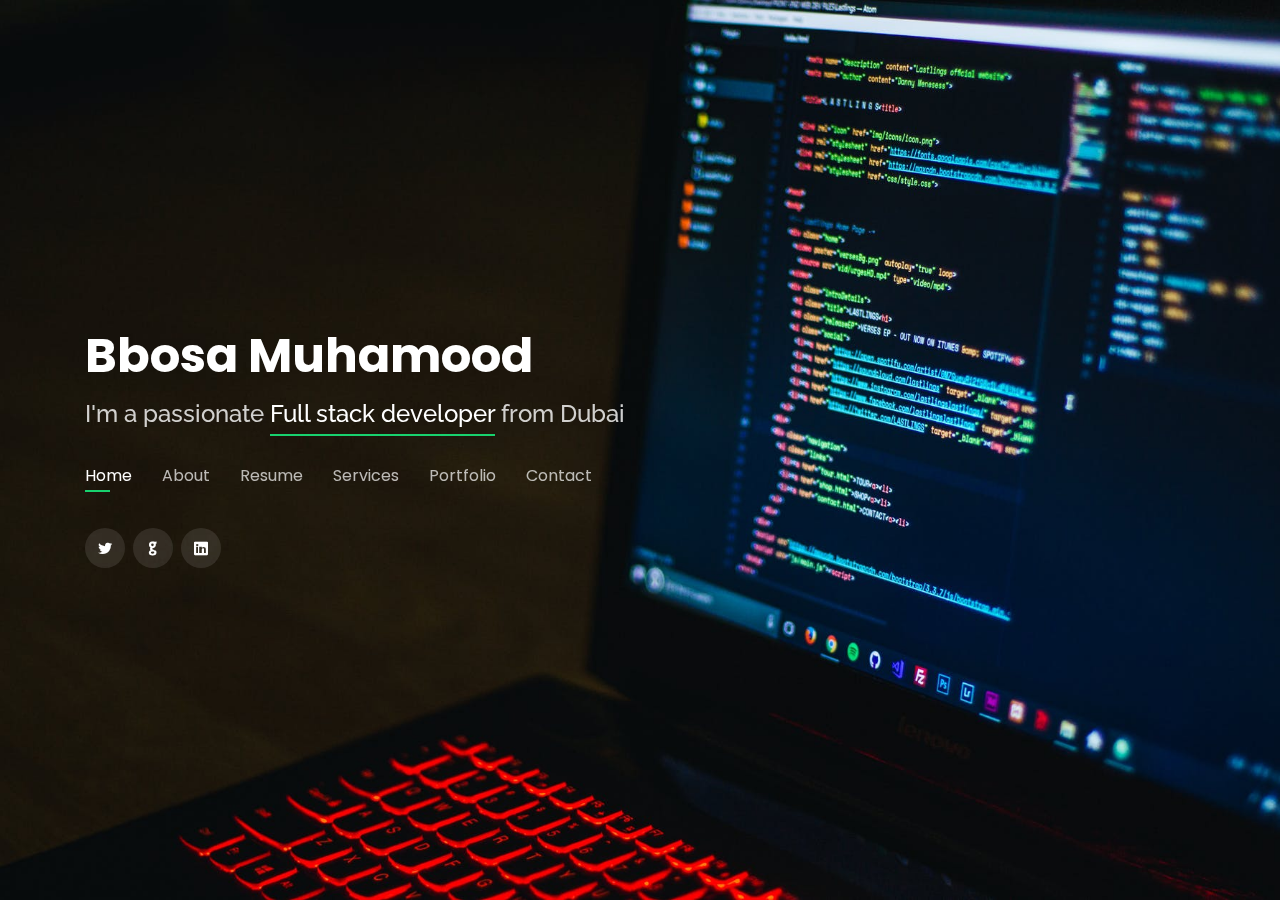
<file: index.html>
<!DOCTYPE html>
<html lang="en">

<head>
  <meta charset="utf-8">
  <meta content="width=device-width, initial-scale=1.0" name="viewport">

  <title>Personal Portfolio</title>
  <meta content="" name="description">
  <meta content="" name="keywords">

  <!-- Favicons -->
  <link href="assets/img/favicon.png" rel="icon">
  <link href="assets/img/apple-touch-icon.png" rel="apple-touch-icon">

  <!-- Google Fonts -->
  <link href="https://fonts.googleapis.com/css?family=Open+Sans:300,300i,400,400i,600,600i,700,700i|Raleway:300,300i,400,400i,500,500i,600,600i,700,700i|Poppins:300,300i,400,400i,500,500i,600,600i,700,700i" rel="stylesheet">

  <!-- Vendor CSS Files -->
  <link href="assets/vendor/bootstrap/css/bootstrap.min.css" rel="stylesheet">
  <link href="assets/vendor/icofont/icofont.min.css" rel="stylesheet">
  <link href="assets/vendor/remixicon/remixicon.css" rel="stylesheet">
  <link href="assets/vendor/owl.carousel/assets/owl.carousel.min.css" rel="stylesheet">
  <link href="assets/vendor/boxicons/css/boxicons.min.css" rel="stylesheet">
  <link href="assets/vendor/venobox/venobox.css" rel="stylesheet">

  <!-- Main CSS File -->
  <link href="assets/css/style.css" rel="stylesheet">

</head>

<body>

  <!-- ======= Header ======= -->
  <header id="header" class="header-tops">
    <div class="container">

      <h1><a href="index.html">Bbosa Muhamood</a></h1>
      <!-- Uncomment below if you prefer to use an image logo -->
      <!-- <a href="index.html" class="mr-auto"><img src="assets/img/logo.png" alt="" class="img-fluid"></a> -->
      <h2>I'm a passionate <span>Full stack developer</span> from Dubai</h2>

      <nav class="nav-menu d-none d-lg-block">
        <ul>
          <li class="active"><a href="#header">Home</a></li>
          <li><a href="#about">About</a></li>
          <li><a href="#resume">Resume</a></li>
          <li><a href="#services">Services</a></li>
          <li><a href="#portfolio">Portfolio</a></li>
          <li><a href="#contact">Contact</a></li>
        </ul>
      </nav><!-- .nav-menu -->

      <div class="social-links">
        <a href="https://twitter.com/croixtechfirm" class="twitter"><i class="icofont-twitter"></i></a>
        <a href="https://github.com/bmuhamood" class="instagram"><i class="icofont-github"></i></a>
        <a href="https://www.linkedin.com/in/bbosa-muhamood-06845576/" class="linkedin"><i class="icofont-linkedin"></i></a>
      </div>

    </div>
  </header><!-- End Header -->

  <!-- ======= About Section ======= -->
  <section id="about" class="about">

    <!-- ======= About Me ======= -->
    <div class="about-me container">

      <div class="section-title">
        <h2>About</h2>
        <p>Learn more about me</p>
      </div>

      <div class="row">
        <div class="col-lg-4" data-aos="fade-right">
          <img src="assets/img/me.jpg" class="img-fluid" alt="">
        </div>
        <div class="col-lg-8 pt-4 pt-lg-0 content" data-aos="fade-left">
          <h3>Full stack developer</h3>
          <p class="font-italic">
            Full Stack Software Engineer &amp; Mentor
          </p>
          <div class="row">
            <div class="col-lg-6">
              <ul>
                <li><i class="icofont-rounded-right"></i> <strong>Birthday:</strong> 05 May 1988</li>
                <li><i class="icofont-rounded-right"></i> <strong>Website:</strong> www.bbosamuhamood.com</li>
                <li><i class="icofont-rounded-right"></i> <strong>Phone:</strong> +971 543 7901 84</li>
                <li><i class="icofont-rounded-right"></i> <strong>City:</strong> City : Dubai, UAE</li>
              </ul>
            </div>
            <div class="col-lg-6">
              <ul>
                <li><i class="icofont-rounded-right"></i> <strong>Age:</strong> 32</li>
                <li><i class="icofont-rounded-right"></i> <strong>Degree:</strong> Bachelors</li>
                <li><i class="icofont-rounded-right"></i> <strong>PhEmailone:</strong> bbosa2009@gmail.com</li>
                <li><i class="icofont-rounded-right"></i> <strong>Work:</strong> Available</li>
                <li><i class="icofont-rounded-right"></i> <strong>Freelance:</strong> Available</li>
              </ul>
            </div>
          </div>
          <p>
            Inspired Software Developer with 2+ years of broad experience in, Back-end and Front-End Development areas with willingness to learn and master UI/UX & Design with NoSQL, Machine Learning and Natural Language Processing.
          </p>
        </div>
      </div>

    </div><!-- End About Me -->

    <!-- ======= Counts ======= -->
    <div class="counts container">

      <div class="row">

        <div class="col-lg-3 col-md-6">
          <div class="count-box">
            <i class="icofont-simple-smile"></i>
            <span data-toggle="counter-up">50</span>
            <p>Happy Clients</p>
          </div>
        </div>

        <div class="col-lg-3 col-md-6 mt-5 mt-md-0">
          <div class="count-box">
            <i class="icofont-document-folder"></i>
            <span data-toggle="counter-up">50</span>
            <p>Projects</p>
          </div>
        </div>

        <div class="col-lg-3 col-md-6 mt-5 mt-lg-0">
          <div class="count-box">
            <i class="icofont-live-support"></i>
            <span data-toggle="counter-up">1,500</span>
            <p>Hours Of Learning to Code</p>
          </div>
        </div>

        <div class="col-lg-3 col-md-6 mt-5 mt-lg-0">
          <div class="count-box">
            <i class="icofont-users-alt-5"></i>
            <span data-toggle="counter-up">15</span>
            <p>Hard Workers</p>
          </div>
        </div>

      </div>

    </div>
    <!-- End Counts -->

    <!-- ======= Skills  ======= -->
    <div class="skills container">

      <div class="section-title">
        <h2>Skills</h2>
      </div>

      <div class="row skills-content">

        <div class="col-lg-6">

          <div class="progress">
            <span class="skill">HTML <i class="val">100%</i></span>
            <div class="progress-bar-wrap">
              <div class="progress-bar" role="progressbar" aria-valuenow="100" aria-valuemin="0" aria-valuemax="100"></div>
            </div>
          </div>

          <div class="progress">
            <span class="skill">CSS <i class="val">90%</i></span>
            <div class="progress-bar-wrap">
              <div class="progress-bar" role="progressbar" aria-valuenow="90" aria-valuemin="0" aria-valuemax="100"></div>
            </div>
          </div>

          <div class="progress">
            <span class="skill">JavaScript, jQuery <i class="val">75%</i></span>
            <div class="progress-bar-wrap">
              <div class="progress-bar" role="progressbar" aria-valuenow="75" aria-valuemin="0" aria-valuemax="100"></div>
            </div>
          </div>

          <div class="progress">
            <span class="skill">Git, GitHub, Mobile/Responsive Development, RSpec, TDD,
              Chrome Dev Tools <i class="val">90%</i></span>
            <div class="progress-bar-wrap">
              <div class="progress-bar" role="progressbar" aria-valuenow="75" aria-valuemin="0" aria-valuemax="100"></div>
            </div>
          </div>

          <div class="progress">
            <span class="skill">Database: PostgreSQL, SQL, PL/SQL, MongoDB <i class="val">70%</i></span>
            <div class="progress-bar-wrap">
              <div class="progress-bar" role="progressbar" aria-valuenow="55" aria-valuemin="0" aria-valuemax="100"></div>
            </div>
          </div>


        </div>

        <div class="col-lg-6">

          <div class="progress">
            <span class="skill">Ruby On Rails <i class="val">80%</i></span>
            <div class="progress-bar-wrap">
              <div class="progress-bar" role="progressbar" aria-valuenow="80" aria-valuemin="0" aria-valuemax="100"></div>
            </div>
          </div>

          <div class="progress">
            <span class="skill">React and Redux<i class="val">70%</i></span>
            <div class="progress-bar-wrap">
              <div class="progress-bar" role="progressbar" aria-valuenow="90" aria-valuemin="0" aria-valuemax="100"></div>
            </div>
          </div>

          <div class="progress">
            <span class="skill">Java as Junior, C#, C/C++ <i class="val">50%</i></span>
            <div class="progress-bar-wrap">
              <div class="progress-bar" role="progressbar" aria-valuenow="55" aria-valuemin="0" aria-valuemax="100"></div>
            </div>
          </div>

          <div class="progress">
            <span class="skill">Python, Django <i class="val">55%</i></span>
            <div class="progress-bar-wrap">
              <div class="progress-bar" role="progressbar" aria-valuenow="55" aria-valuemin="0" aria-valuemax="100"></div>
            </div>
          </div>

          <div class="progress">
            <span class="skill">Professional: Remote Pair-Programming, Teamwork, Mentoring <i class="val">90%</i></span>
            <div class="progress-bar-wrap">
              <div class="progress-bar" role="progressbar" aria-valuenow="55" aria-valuemin="0" aria-valuemax="100"></div>
            </div>
          </div>

        </div>
      </div>

    </div>
    <!-- End Skills -->

    <!-- ======= Interests ======= -->
    <div class="interests container">

      <div class="section-title">
        <h2>Interests</h2>
      </div>

      <div class="row">
        <div class="col-lg-3 col-md-4">
          <div class="icon-box">
            <i class="ri-amazon-fill" style="color: #ffbb2c;"></i>
            <h3>AWS</h3>
          </div>
        </div>
        <div class="col-lg-3 col-md-4 mt-4 mt-md-0">
          <div class="icon-box">
            <i class="ri-cloud-line" style="color: #5578ff;"></i>
            <h3>Heroku</h3>
          </div>
        </div>
        <div class="col-lg-3 col-md-4 mt-4 mt-md-0">
          <div class="icon-box">
            <i class="ri-calendar-todo-line" style="color: #e80368;"></i>
            <h3>VS Code</h3>
          </div>
        </div>
        <div class="col-lg-3 col-md-4 mt-4 mt-lg-0">
          <div class="icon-box">
            <i class="ri-chrome-line" style="color: #e361ff;"></i>
            <h3>Chrome Dev</h3>
          </div>
        </div>
        <div class="col-lg-3 col-md-4 mt-4">
          <div class="icon-box">
            <i class="ri-database-2-line" style="color: #47aeff;"></i>
            <h3>Firebase</h3>
          </div>
        </div>
        <div class="col-lg-3 col-md-4 mt-4">
          <div class="icon-box">
            <i class="ri-gradienter-line" style="color: #ffa76e;"></i>
            <h3>Jira</h3>
          </div>
        </div>
        <div class="col-lg-3 col-md-4 mt-4">
          <div class="icon-box">
            <i class="ri-github-line" style="color: #11dbcf;"></i>
            <h3>GitHub</h3>
          </div>
        </div>
        <div class="col-lg-3 col-md-4 mt-4">
          <div class="icon-box">
            <i class="ri-stack-overflow-line" style="color: #4233ff;"></i>
            <h3>Stack Overflow</h3>
          </div>
        </div>
        <div class="col-lg-3 col-md-4 mt-4">
          <div class="icon-box">
            <i class="ri-git-branch-fill" style="color: #b2904f;"></i>
            <h3>GIT</h3>
          </div>
        </div>
        <div class="col-lg-3 col-md-4 mt-4">
          <div class="icon-box">
            <i class="ri-disc-line" style="color: #b20969;"></i>
            <h3>SDM</h3>
          </div>
        </div>
        <div class="col-lg-3 col-md-4 mt-4">
          <div class="icon-box">
            <i class="ri-base-station-line" style="color: #ff5828;"></i>
            <h3>IntelliJ IDEA</h3>
          </div>
        </div>
        <div class="col-lg-3 col-md-4 mt-4">
          <div class="icon-box">
            <i class="ri-ubuntu-line" style="color: #29cc61;"></i>
            <h3>Linux</h3>
          </div>
        </div>
      </div>

    </div><!-- End Interests -->

    <!-- ======= Testimonials ======= -->
    <!-- <div class="testimonials container">

      <div class="section-title">
        <h2>Testimonials</h2>
      </div>

      <div class="owl-carousel testimonials-carousel">

        <div class="testimonial-item">
          <p>
            <i class="bx bxs-quote-alt-left quote-icon-left"></i>
            Proin iaculis purus consequat sem cure digni ssim donec porttitora entum suscipit rhoncus. Accusantium quam, ultricies eget id, aliquam eget nibh et. Maecen aliquam, risus at semper.
            <i class="bx bxs-quote-alt-right quote-icon-right"></i>
          </p>
          <img src="assets/img/testimonials/testimonials-1.jpg" class="testimonial-img" alt="">
          <h3>Saul Goodman</h3>
          <h4>Ceo &amp; Founder</h4>
        </div>

        <div class="testimonial-item">
          <p>
            <i class="bx bxs-quote-alt-left quote-icon-left"></i>
            Export tempor illum tamen malis malis eram quae irure esse labore quem cillum quid cillum eram malis quorum velit fore eram velit sunt aliqua noster fugiat irure amet legam anim culpa.
            <i class="bx bxs-quote-alt-right quote-icon-right"></i>
          </p>
          <img src="assets/img/testimonials/testimonials-2.jpg" class="testimonial-img" alt="">
          <h3>Sara Wilsson</h3>
          <h4>Designer</h4>
        </div>

        <div class="testimonial-item">
          <p>
            <i class="bx bxs-quote-alt-left quote-icon-left"></i>
            Enim nisi quem export duis labore cillum quae magna enim sint quorum nulla quem veniam duis minim tempor labore quem eram duis noster aute amet eram fore quis sint minim.
            <i class="bx bxs-quote-alt-right quote-icon-right"></i>
          </p>
          <img src="assets/img/testimonials/testimonials-3.jpg" class="testimonial-img" alt="">
          <h3>Jena Karlis</h3>
          <h4>Store Owner</h4>
        </div>

        <div class="testimonial-item">
          <p>
            <i class="bx bxs-quote-alt-left quote-icon-left"></i>
            Fugiat enim eram quae cillum dolore dolor amet nulla culpa multos export minim fugiat minim velit minim dolor enim duis veniam ipsum anim magna sunt elit fore quem dolore labore illum veniam.
            <i class="bx bxs-quote-alt-right quote-icon-right"></i>
          </p>
          <img src="assets/img/testimonials/testimonials-4.jpg" class="testimonial-img" alt="">
          <h3>Matt Brandon</h3>
          <h4>Freelancer</h4>
        </div>

        <div class="testimonial-item">
          <p>
            <i class="bx bxs-quote-alt-left quote-icon-left"></i>
            Quis quorum aliqua sint quem legam fore sunt eram irure aliqua veniam tempor noster veniam enim culpa labore duis sunt culpa nulla illum cillum fugiat legam esse veniam culpa fore nisi cillum quid.
            <i class="bx bxs-quote-alt-right quote-icon-right"></i>
          </p>
          <img src="assets/img/testimonials/testimonials-5.jpg" class="testimonial-img" alt="">
          <h3>John Larson</h3>
          <h4>Entrepreneur</h4>
        </div>

      </div>

    </div> -->
    <!-- End Testimonials  -->

  </section>
  <!-- End About Section -->

  <!-- ======= Resume Section ======= -->
  <section id="resume" class="resume">
    <div class="container">

      <div class="section-title">
        <h2>Resume</h2>
        <p>Check My Resume</p>
      </div>

      <div class="row">
        <div class="col-lg-6">
          <h3 class="resume-title">Sumary</h3>
          <div class="resume-item pb-0">
            <h4>Bbosa Muhamood</h4>
            <p><em>Inspired Software Developer with 2+ years of broad experience in,
              Back-end and Front-End Development areas with willingness to learn and master UI/UX
              &amp; Design with NoSQL, Machine Learning and Natural Language Processing.</em></p>
            <p>
            <ul>
              <li>Al Nahda Street, Dubai, United Arab Emirates</li>
              <li>+971 543-790184</li>
              <li>bbosa2009@gmail.com</li>
            </ul>
            </p>
          </div>

          <h3 class="resume-title">Education</h3>
          <div class="resume-item">
            <h4>Bachelor Degree in Computer Science & IT </h4>
            <h5>2009 - 2014</h5>
            <p><em>Kampala University, UGANDA</em></p>
            <p>Completed 3years Bachelor’s Degree in Computer Science and Information Technology at Kampala
              Uganda</p>
          </div>
          <div class="resume-item">
            <h4>Full Stack Web Development Program</h4>
            <h5>2020 - 2021</h5>
            <p><em>Microverse Remote School</em></p>
            <p>Remote software development Program</p>
            <p>Spent 1300+ hours mastering algorithms, data structures, and full-stack development while simultaneously developing projects with HTML, CSS, Bootstrap, Ruby, Rails, JavaScript, React, and Redux.</p>
            <p>Developed skills in remote pair-programming using GitHub, industry-standard Gitlow, and daily standups to communicate and collaborate with international remote developers.</p>
          </div>
        </div>
        <div class="col-lg-6">
          <h3 class="resume-title">Professional Experience</h3>
          <div class="resume-item">
            <h4>Junior Software Developer</h4>
            <h5>2020 - present</h5>
            <p><em>Emirates Telecom Company - Etisalat, Dubai, UAE</em></p>
            <p>
            <ul>
              <li>Developing, design and implementation of the new API endpoints as a part of
              high-volume external web app, that provided critical connectivity channel for
              distributed functionality and increase system cohesion keeping manageable code
              complexity.</li>
              <li>Handling full stack programming tasks for the development of the high-volume
              online service (PL/SQL), resulting in consistent deployment of 10 major products
              updates.</li>
              <li>Improving product aesthetic and UX of the high-volume external web app,
              resulting in increase in user’s retention.</li>

              <li>Migration of the existing DEV/USR/PRD environments to the cloud for the critical
              external web app that helped to achieve decrease in infrastructure operating
              costs.</li>
              <li>Optimizing legacy data storages and search queries for the critical external web
              app using PL/SQL improving system&#39;s response time.</li>
              <li>Performing unit &amp; load testing for the mission-critical external web app
              eliminating system&#39;s failure.</li>
              <li>Managed 5 projects at a given time while under pressure</li>
            </ul>
            </p>
          </div>
          <div class="resume-item">
            <h4>Specialist Technical Clients Support</h4>
            <h5>2017 - 2020</h5>
            <p><em>Emirates Telecom Company - Etisalat, Dubai, UAE </em></p>
            <p>
            <ul>
              <li>International Roaming Specialist assisting clients on all technical issues and Trainings</li>
              <li>Execution of Windows &amp; MAC OS deployments.</li>
              <li>Ensure adherence to defined organizational processes for continued consistency of IT
              services delivery</li>
              <li>Troubleshooting Network and Servers</li>
              <li>Act as first point of contact into IT organization for Any Desktop/Technical Support</li>
              <li>Installed, upgraded, supported and troubleshot Windows Operating Systems and Microsoft
              Office suite, and other applications as assigned.</li>
              <li>Performed general preventative maintenance tasks on computers, laptops, printers and any
              other authorized equipment</li>
              <li>Performed remedial repairs on computers, laptops, printers and any other authorized
              peripheral equipment</li>
              <li>Collaborate in conducting end user surveys and create action plans, as required</li>
              <li>Responsible for monitoring of critical systems, and support resolution of critical/non-critical</li>
              incidents</li>
              <li>Responsible for developing and establishing digital workplace and device strategy to drive
              workplace collaboration, optimal device imaging and support for internal and international
              operations, for all devices including desktops, laptops, mobile devices.</li>
              <li>Successful resolution of trouble tickets in a high-volume call center</li>
              <li>Provided first line support for customer inquiries, problems, and/or requests including web
              portal</li>
              <li>Provided desktop/network support to 800+ corporate users</li>
              <li>Support on requirement and systems analysis efforts, including translating business
              requirements</li>
            </ul>
            </p>
          </div>
        </div>
      </div>

    </div>
  </section><!-- End Resume Section -->

  <!-- ======= Services Section ======= -->
  <section id="services" class="services">
    <div class="container">

      <div class="section-title">
        <h2>Services</h2>
        <p>My Services</p>
      </div>

      <div class="row">
        <div class="col-lg-4 col-md-6 d-flex align-items-stretch">
          <div class="icon-box">
            <div class="icon"><i class="bx bxl-dribbble"></i></div>
            <h4><a href="">Front End</a></h4>
            <p>Front end development manages everything that users visually see first in their browser or application.</p>
          </div>
        </div>

        <div class="col-lg-4 col-md-6 d-flex align-items-stretch mt-4 mt-md-0">
          <div class="icon-box">
            <div class="icon"><i class="bx bx-file"></i></div>
            <h4><a href="">Back end development</a></h4>
            <p>Back end development refers to the server side of an application and everything that communicates between the database and the browser.</p>
          </div>
        </div>

        <div class="col-lg-4 col-md-6 d-flex align-items-stretch mt-4 mt-lg-0">
          <div class="icon-box">
            <div class="icon"><i class="bx bx-tachometer"></i></div>
            <h4><a href="">QA AND SOFTWARE TESTING</a></h4>
            <p>Software testing is the process of verifying a system with the purpose of identifying any errors, gaps or missing requirement versus the actual requirement.</p>
          </div>
        </div>

        <div class="col-lg-4 col-md-6 d-flex align-items-stretch mt-4">
          <div class="icon-box">
            <div class="icon"><i class="bx bx-world"></i></div>
            <h4><a href="">Custom Enterprise Software Development</a></h4>
            <p>Enterprise Software Development is intended to meet the needs of an organization that already exists and a system (maybe manual) that is in place. </p>
          </div>
        </div>

        <div class="col-lg-4 col-md-6 d-flex align-items-stretch mt-4">
          <div class="icon-box">
            <div class="icon"><i class="bx bx-slideshow"></i></div>
            <h4><a href="">Web Development</a></h4>
            <p>Building and maintenance of websites</p>
          </div>
        </div>

        <div class="col-lg-4 col-md-6 d-flex align-items-stretch mt-4">
          <div class="icon-box">
            <div class="icon"><i class="bx bx-arch"></i></div>
            <h4><a href="">Full Stack Software Development</a></h4>
            <p>This involves works with both the front and back ends of a website or application</p>
          </div>
        </div>

      </div>

    </div>
  </section><!-- End Services Section -->

  <!-- ======= Portfolio Section ======= -->
  <section id="portfolio" class="portfolio">
    <div class="container">

      <div class="section-title">
        <h2>Portfolio</h2>
        <p>My Works</p>
      </div>

      <div class="row">
        <div class="col-lg-12 d-flex justify-content-center">
          <ul id="portfolio-flters">
           <li data-filter="*" class="filter-active">All</li>
            <li data-filter=".filter-app">Full Stack</li>
            <li data-filter=".filter-card">Front End</li>
            <!-- <li data-filter=".filter-web">Back End</li> -->
          </ul>
        </div>
      </div>

      <div class="row portfolio-container">

        <div class="col-lg-4 col-md-6 portfolio-item filter-app">
          <div class="portfolio-wrap">
            <img src="assets/img/portfolio/portfolio-1.jpg" class="img-fluid" alt="">
            <div class="portfolio-info">
              <h4>Twitter Redesign</h4>
              <p>Social Media</p>
              <div class="portfolio-links">
                <a href="assets/img/portfolio/portfolio-1.jpg" data-gall="portfolioGallery" class="venobox" title="App 1"><i class="bx bx-plus"></i></a>
                <a href="portfolio-details.html" data-gall="portfolioDetailsGallery" data-vbtype="iframe" class="venobox" title="Portfolio Details"><i class="bx bx-link"></i></a>
              </div>
            </div>
          </div>
        </div>

         <!--<div class="col-lg-4 col-md-6 portfolio-item filter-web">
          <div class="portfolio-wrap">
            <img src="assets/img/portfolio/portfolio-2.jpg" class="img-fluid" alt="">
            <div class="portfolio-info">
              <h4>Web 3</h4>
              <p>Web</p>
              <div class="portfolio-links">
                <a href="assets/img/portfolio/portfolio-2.jpg" data-gall="portfolioGallery" class="venobox" title="Web 3"><i class="bx bx-plus"></i></a>
                <a href="portfolio-details.html" data-gall="portfolioDetailsGallery" data-vbtype="iframe" class="venobox" title="Portfolio Details"><i class="bx bx-link"></i></a>
              </div>
            </div>
          </div>
        </div>-->

        <div class="col-lg-4 col-md-6 portfolio-item filter-app">
          <div class="portfolio-wrap">
            <img src="assets/img/portfolio/portfolio-3.jpg" class="img-fluid" alt="">
            <div class="portfolio-info">
              <h4>Social Media Apps</h4>
              <p>A Clone of Social Media website</p>
              <div class="portfolio-links">
                <a href="assets/img/portfolio/portfolio-3.jpg" data-gall="portfolioGallery" class="venobox" title="App 2"><i class="bx bx-plus"></i></a>
                <a href="portfolio-details1.html" data-gall="portfolioDetailsGallery" data-vbtype="iframe" class="venobox" title="Portfolio Details"><i class="bx bx-link"></i></a>
              </div>
            </div>
          </div>
        </div>

        <div class="col-lg-4 col-md-6 portfolio-item filter-card">
          <div class="portfolio-wrap">
            <img src="assets/img/portfolio/portfolio-4.jpg" class="img-fluid" alt="">
            <div class="portfolio-info">
              <h4>Dashboard</h4>
              <p>This is a Personal responsive Project</p>
              <div class="portfolio-links">
                <a href="assets/img/portfolio/portfolio-4.jpg" data-gall="portfolioGallery" class="venobox" title="Card 2"><i class="bx bx-plus"></i></a>
                <a href="portfolio-details2.html" data-gall="portfolioDetailsGallery" data-vbtype="iframe" class="venobox" title="Portfolio Details"><i class="bx bx-link"></i></a>
              </div>
            </div>
          </div>
        </div>

         <!--<div class="col-lg-4 col-md-6 portfolio-item filter-web">
          <div class="portfolio-wrap">
            <img src="assets/img/portfolio/portfolio-5.jpg" class="img-fluid" alt="">
            <div class="portfolio-info">
              <h4>Web 2</h4>
              <p>Web</p>
              <div class="portfolio-links">
                <a href="assets/img/portfolio/portfolio-5.jpg" data-gall="portfolioGallery" class="venobox" title="Web 2"><i class="bx bx-plus"></i></a>
                <a href="portfolio-details.html" data-gall="portfolioDetailsGallery" data-vbtype="iframe" class="venobox" title="Portfolio Details"><i class="bx bx-link"></i></a>
              </div>
            </div>
          </div>
        </div>-->

        <div class="col-lg-4 col-md-6 portfolio-item filter-app">
          <div class="portfolio-wrap">
            <img src="assets/img/portfolio/portfolio----4.jpg" class="img-fluid" alt="">
            <div class="portfolio-info">
              <h4>LinkedIn Clone</h4>
              <p>A Full Stack LinkedIn Application Using React+Redux</p>
              <div class="portfolio-links">
                <a href="assets/img/portfolio/portfolio-6.jpg" data-gall="portfolioGallery" class="venobox" title="App 3"><i class="bx bx-plus"></i></a>
                <a href="portfolio-details3.html" data-gall="portfolioDetailsGallery" data-vbtype="iframe" class="venobox" title="Portfolio Details"><i class="bx bx-link"></i></a>
              </div>
            </div>
          </div>
        </div>

        <div class="col-lg-4 col-md-6 portfolio-item filter-card">
          <div class="portfolio-wrap">
            <img src="assets/img/portfolio/news.jpg" class="img-fluid" alt="">
            <div class="portfolio-info">
              <h4>News Week Clone </h4>
              <p>The Microverse "News Week Clone" website using Bootstrap</p>
              <div class="portfolio-links">
                <a href="assets/img/portfolio/news.jpg" data-gall="portfolioGallery" class="venobox" title="Card 1"><i class="bx bx-plus"></i></a>
                <a href="portfolio-details4.html" data-gall="portfolioDetailsGallery" data-vbtype="iframe" class="venobox" title="Portfolio Details"><i class="bx bx-link"></i></a>
              </div>
            </div>
          </div>
        </div>

        <div class="col-lg-4 col-md-6 portfolio-item filter-card">
          <div class="portfolio-wrap">
            <img src="assets/img/portfolio/portfolio-8.jpg" class="img-fluid" alt="">
            <div class="portfolio-info">
              <h4>A Responsive School Website</h4>
              <p>The Microverse Capstone "Using HTML and CSS"</p>
              <div class="portfolio-links">
                <a href="assets/img/portfolio/portfolio-8.jpg" data-gall="portfolioGallery" class="venobox" title="Card 3"><i class="bx bx-plus"></i></a>
                <a href="portfolio-details5.html" data-gall="portfolioDetailsGallery" data-vbtype="iframe" class="venobox" title="Portfolio Details"><i class="bx bx-link"></i></a>
              </div>
            </div>
          </div>
        </div>

         <!--<div class="col-lg-4 col-md-6 portfolio-item filter-web">
          <div class="portfolio-wrap">
            <img src="assets/img/portfolio/portfolio-9.jpg" class="img-fluid" alt="">
            <div class="portfolio-info">
              <h4>Web 3</h4>
              <p>Web</p>
              <div class="portfolio-links">
                <a href="assets/img/portfolio/portfolio-9.jpg" data-gall="portfolioGallery" class="venobox" title="Web 3"><i class="bx bx-plus"></i></a>
                <a href="portfolio-details.html" data-gall="portfolioDetailsGallery" data-vbtype="iframe" class="venobox" title="Portfolio Details"><i class="bx bx-link"></i></a>
              </div>
            </div>
          </div>
        </div>

      </div>

    </div>-->
  </section>
  
  <!-- End Portfolio Section -->

  <!-- ======= Contact Section ======= -->
  <section id="contact" class="contact">
    <div class="container">

      <div class="section-title">
        <h2>Contact</h2>
        <p>Contact Me</p>
      </div>

      <div class="row mt-2">

        <div class="col-md-6 d-flex align-items-stretch">
          <div class="info-box">
            <i class="bx bx-map"></i>
            <h3>My Address</h3>
            <p>Al Nahda Street, Dubai, United Arab Emirates</p>
          </div>
        </div>

        <div class="col-md-6 mt-4 mt-md-0 d-flex align-items-stretch">
          <div class="info-box">
            <i class="bx bx-share-alt"></i>
            <h3>Social Profiles</h3>
            <div class="social-links">
              <a href="https://twitter.com/croixtechfirm" class="twitter"><i class="icofont-twitter"></i></a>
              <a href="https://github.com/bmuhamood" class="instagram"><i class="icofont-github"></i></a>
              <a href="https://www.linkedin.com/in/bbosa-muhamood-06845576/" class="linkedin"><i class="icofont-linkedin"></i></a>
            </div>
          </div>
        </div>

        <div class="col-md-6 mt-4 d-flex align-items-stretch">
          <div class="info-box">
            <i class="bx bx-envelope"></i>
            <h3>Email Me</h3>
            <p>bbosa2009@gmail.com</p>
          </div>
        </div>
        <div class="col-md-6 mt-4 d-flex align-items-stretch">
          <div class="info-box">
            <i class="bx bx-phone-call"></i>
            <h3>Call Me</h3>
            <p>+971 543 7901 84</p>
          </div>
        </div>
      </div>

      <form action="forms/contact.php" method="post" role="form" class="php-email-form mt-4">
        <div class="form-row">
          <div class="col-md-6 form-group">
            <input type="text" name="name" class="form-control" id="name" placeholder="Your Name" data-rule="minlen:4" data-msg="Please enter at least 4 chars" />
            <div class="validate"></div>
          </div>
          <div class="col-md-6 form-group">
            <input type="email" class="form-control" name="email" id="email" placeholder="Your Email" data-rule="email" data-msg="Please enter a valid email" />
            <div class="validate"></div>
          </div>
        </div>
        <div class="form-group">
          <input type="text" class="form-control" name="subject" id="subject" placeholder="Subject" data-rule="minlen:4" data-msg="Please enter at least 8 chars of subject" />
          <div class="validate"></div>
        </div>
        <div class="form-group">
          <textarea class="form-control" name="message" rows="5" data-rule="required" data-msg="Please write something for us" placeholder="Message"></textarea>
          <div class="validate"></div>
        </div>
        <div class="mb-3">
          <div class="loading">Loading</div>
          <div class="error-message"></div>
          <div class="sent-message">Your message has been sent. Thank you!</div>
        </div>
        <div class="text-center"><button type="submit">Send Message</button></div>
      </form>

    </div>
  </section><!-- End Contact Section -->

  <!-- Vendor JS Files -->
  <script src="assets/vendor/jquery/jquery.min.js"></script>
  <script src="assets/vendor/bootstrap/js/bootstrap.bundle.min.js"></script>
  <script src="assets/vendor/jquery.easing/jquery.easing.min.js"></script>
  <script src="assets/vendor/php-email-form/validate.js"></script>
  <script src="assets/vendor/waypoints/jquery.waypoints.min.js"></script>
  <script src="assets/vendor/counterup/counterup.min.js"></script>
  <script src="assets/vendor/owl.carousel/owl.carousel.min.js"></script>
  <script src="assets/vendor/isotope-layout/isotope.pkgd.min.js"></script>
  <script src="assets/vendor/venobox/venobox.min.js"></script>

  <!-- Template Main JS File -->
  <script src="assets/js/main.js"></script>

</body>
</html>
</file>
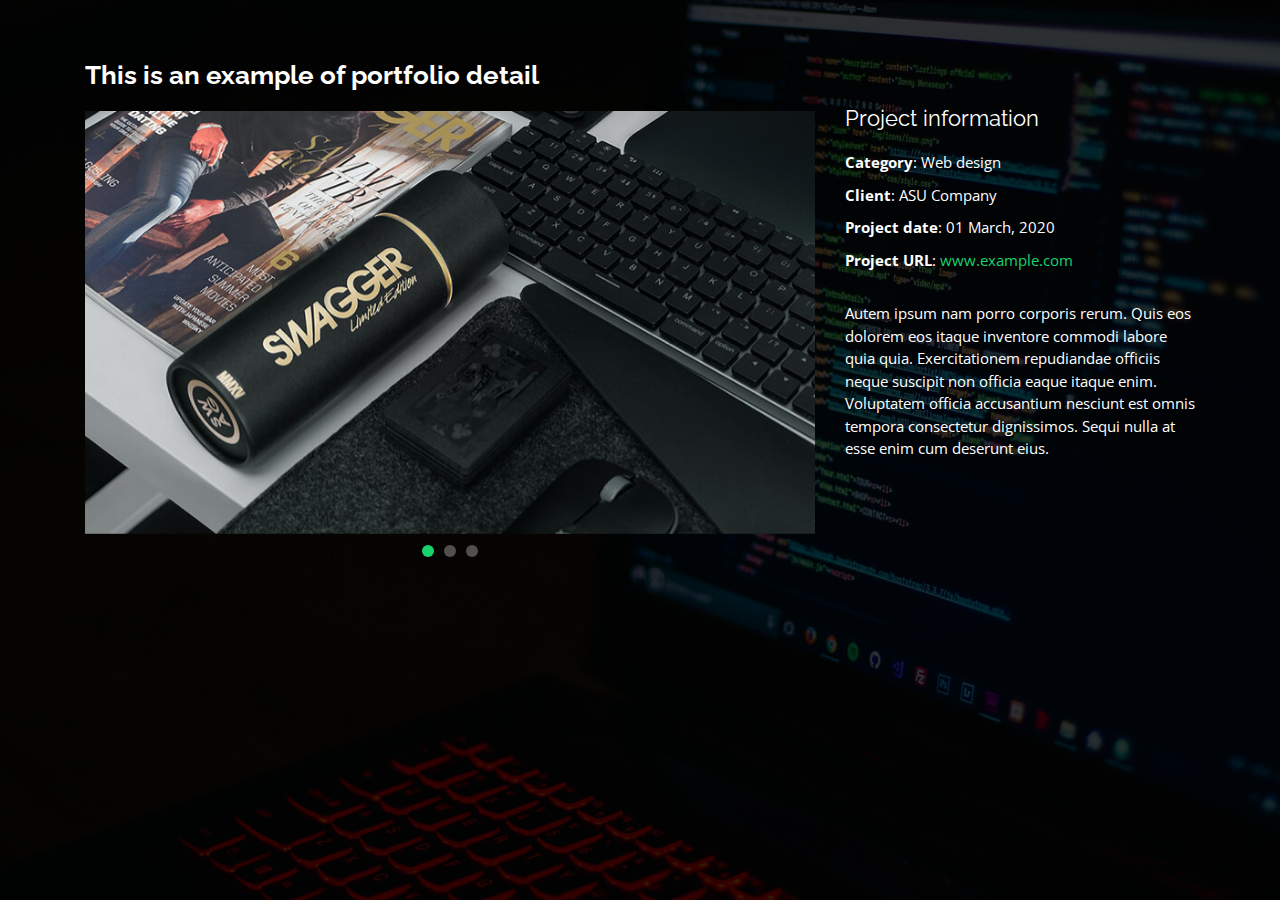
<file: portfolio-details.html>
<!DOCTYPE html>
<html lang="en">

<head>
  <meta charset="utf-8">
  <meta content="width=device-width, initial-scale=1.0" name="viewport">

  <title>Portfolio Details - Personal Bootstrap Template</title>
  <meta content="" name="description">
  <meta content="" name="keywords">

  <!-- Favicons -->
  <link href="assets/img/favicon.png" rel="icon">
  <link href="assets/img/apple-touch-icon.png" rel="apple-touch-icon">

  <!-- Google Fonts -->
  <link href="https://fonts.googleapis.com/css?family=Open+Sans:300,300i,400,400i,600,600i,700,700i|Raleway:300,300i,400,400i,500,500i,600,600i,700,700i|Poppins:300,300i,400,400i,500,500i,600,600i,700,700i" rel="stylesheet">

  <!-- Vendor CSS Files -->
  <link href="assets/vendor/bootstrap/css/bootstrap.min.css" rel="stylesheet">
  <link href="assets/vendor/icofont/icofont.min.css" rel="stylesheet">
  <link href="assets/vendor/remixicon/remixicon.css" rel="stylesheet">
  <link href="assets/vendor/owl.carousel/assets/owl.carousel.min.css" rel="stylesheet">
  <link href="assets/vendor/boxicons/css/boxicons.min.css" rel="stylesheet">
  <link href="assets/vendor/venobox/venobox.css" rel="stylesheet">

  <!-- Template Main CSS File -->
  <link href="assets/css/style.css" rel="stylesheet">

</head>

<body>

  <main id="main">

    <!-- ======= Portfolio Details ======= -->
    <div id="portfolio-details" class="portfolio-details">
      <div class="container">

        <div class="row">

          <div class="col-lg-8">
            <h2 class="portfolio-title">This is an example of portfolio detail</h2>
            <div class="owl-carousel portfolio-details-carousel">
              <img src="assets/img/portfolio/portfolio-details-1.jpg" class="img-fluid" alt="">
              <img src="assets/img/portfolio/portfolio-details-2.jpg" class="img-fluid" alt="">
              <img src="assets/img/portfolio/portfolio-details-3.jpg" class="img-fluid" alt="">
            </div>
          </div>

          <div class="col-lg-4 portfolio-info">
            <h3>Project information</h3>
            <ul>
              <li><strong>Category</strong>: Web design</li>
              <li><strong>Client</strong>: ASU Company</li>
              <li><strong>Project date</strong>: 01 March, 2020</li>
              <li><strong>Project URL</strong>: <a href="#">www.example.com</a></li>
            </ul>

            <p>
              Autem ipsum nam porro corporis rerum. Quis eos dolorem eos itaque inventore commodi labore quia quia. Exercitationem repudiandae officiis neque suscipit non officia eaque itaque enim. Voluptatem officia accusantium nesciunt est omnis tempora consectetur dignissimos. Sequi nulla at esse enim cum deserunt eius.
            </p>
          </div>

        </div>

      </div>
    </div><!-- End Portfolio Details -->

  </main><!-- End #main -->

  <!-- Vendor JS Files -->
  <script src="assets/vendor/jquery/jquery.min.js"></script>
  <script src="assets/vendor/bootstrap/js/bootstrap.bundle.min.js"></script>
  <script src="assets/vendor/jquery.easing/jquery.easing.min.js"></script>
  <script src="assets/vendor/php-email-form/validate.js"></script>
  <script src="assets/vendor/waypoints/jquery.waypoints.min.js"></script>
  <script src="assets/vendor/counterup/counterup.min.js"></script>
  <script src="assets/vendor/owl.carousel/owl.carousel.min.js"></script>
  <script src="assets/vendor/isotope-layout/isotope.pkgd.min.js"></script>
  <script src="assets/vendor/venobox/venobox.min.js"></script>

  <!-- Template Main JS File -->
  <script src="assets/js/main.js"></script>

</body>
</html>
</file>
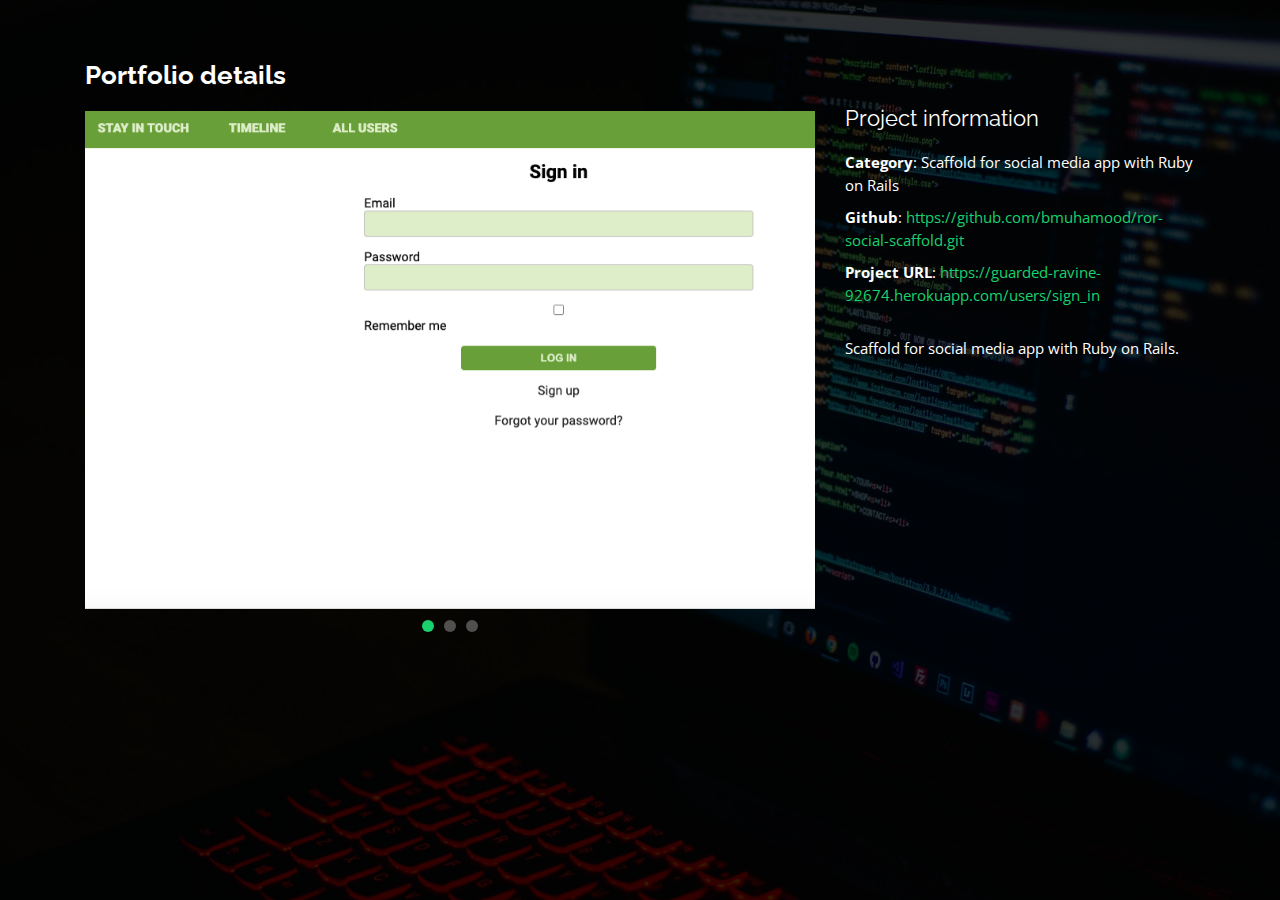
<file: portfolio-details1.html>
<!DOCTYPE html>
<html lang="en">

<head>
  <meta charset="utf-8">
  <meta content="width=device-width, initial-scale=1.0" name="viewport">

  <title>Portfolio Details - Personal Bootstrap Template</title>
  <meta content="" name="description">
  <meta content="" name="keywords">

  <!-- Favicons -->
  <link href="assets/img/favicon.png" rel="icon">
  <link href="assets/img/apple-touch-icon.png" rel="apple-touch-icon">

  <!-- Google Fonts -->
  <link href="https://fonts.googleapis.com/css?family=Open+Sans:300,300i,400,400i,600,600i,700,700i|Raleway:300,300i,400,400i,500,500i,600,600i,700,700i|Poppins:300,300i,400,400i,500,500i,600,600i,700,700i" rel="stylesheet">

  <!-- Vendor CSS Files -->
  <link href="assets/vendor/bootstrap/css/bootstrap.min.css" rel="stylesheet">
  <link href="assets/vendor/icofont/icofont.min.css" rel="stylesheet">
  <link href="assets/vendor/remixicon/remixicon.css" rel="stylesheet">
  <link href="assets/vendor/owl.carousel/assets/owl.carousel.min.css" rel="stylesheet">
  <link href="assets/vendor/boxicons/css/boxicons.min.css" rel="stylesheet">
  <link href="assets/vendor/venobox/venobox.css" rel="stylesheet">

  <!-- Template Main CSS File -->
  <link href="assets/css/style.css" rel="stylesheet">

</head>

<body>

  <main id="main">

    <!-- ======= Portfolio Details ======= -->
    <div id="portfolio-details" class="portfolio-details">
      <div class="container">

        <div class="row">

          <div class="col-lg-8">
            <h2 class="portfolio-title">Portfolio details</h2>
            <div class="owl-carousel portfolio-details-carousel">
              <img src="assets/img/portfolio/portfolio-3.jpg" class="img-fluid" alt="">
              <img src="assets/img/portfolio/sm2.jpg" class="img-fluid" alt="">
              <img src="assets/img/portfolio/sm1.jpg" class="img-fluid" alt="">
            </div>
          </div>

          <div class="col-lg-4 portfolio-info">
            <h3>Project information</h3>
            <ul>
              <li><strong>Category</strong>: Scaffold for social media app with Ruby on Rails</li>
              <li><strong>Github</strong>: <a href="#">https://github.com/bmuhamood/ror-social-scaffold.git</a></li>
              <li><strong>Project URL</strong>: <a href="#">https://guarded-ravine-92674.herokuapp.com/users/sign_in</a></li>
            </ul>

            <p>
              Scaffold for social media app with Ruby on Rails.
            </p>
          </div>

        </div>

      </div>
    </div><!-- End Portfolio Details -->

  </main><!-- End #main -->

  <!-- Vendor JS Files -->
  <script src="assets/vendor/jquery/jquery.min.js"></script>
  <script src="assets/vendor/bootstrap/js/bootstrap.bundle.min.js"></script>
  <script src="assets/vendor/jquery.easing/jquery.easing.min.js"></script>
  <script src="assets/vendor/php-email-form/validate.js"></script>
  <script src="assets/vendor/waypoints/jquery.waypoints.min.js"></script>
  <script src="assets/vendor/counterup/counterup.min.js"></script>
  <script src="assets/vendor/owl.carousel/owl.carousel.min.js"></script>
  <script src="assets/vendor/isotope-layout/isotope.pkgd.min.js"></script>
  <script src="assets/vendor/venobox/venobox.min.js"></script>

  <!-- Template Main JS File -->
  <script src="assets/js/main.js"></script>

</body>
</html>
</file>
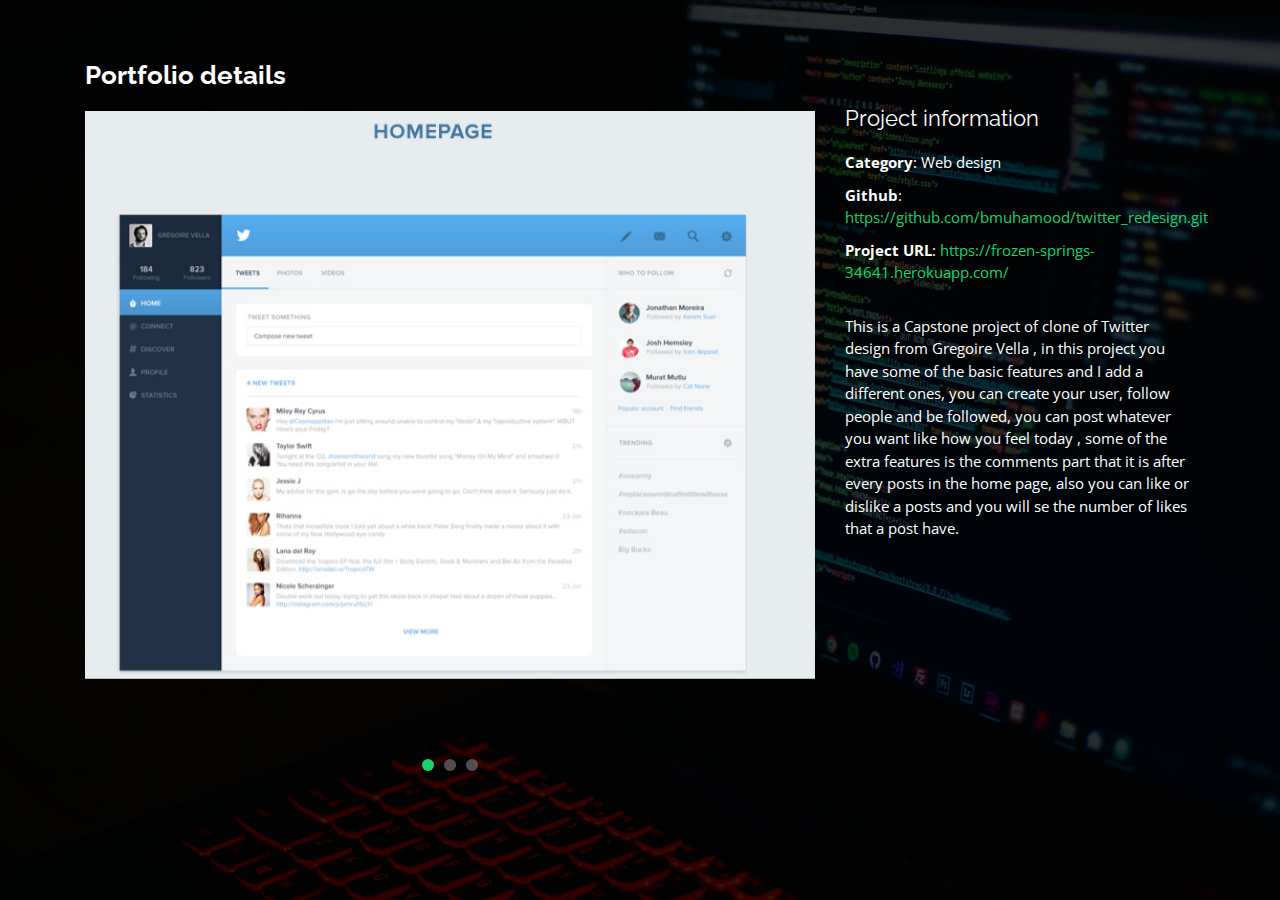
<file: portfolio-details2.html>
<!DOCTYPE html>
<html lang="en">

<head>
  <meta charset="utf-8">
  <meta content="width=device-width, initial-scale=1.0" name="viewport">

  <title>Portfolio Details - Personal Bootstrap Template</title>
  <meta content="" name="description">
  <meta content="" name="keywords">

  <!-- Favicons -->
  <link href="assets/img/favicon.png" rel="icon">
  <link href="assets/img/apple-touch-icon.png" rel="apple-touch-icon">

  <!-- Google Fonts -->
  <link href="https://fonts.googleapis.com/css?family=Open+Sans:300,300i,400,400i,600,600i,700,700i|Raleway:300,300i,400,400i,500,500i,600,600i,700,700i|Poppins:300,300i,400,400i,500,500i,600,600i,700,700i" rel="stylesheet">

  <!-- Vendor CSS Files -->
  <link href="assets/vendor/bootstrap/css/bootstrap.min.css" rel="stylesheet">
  <link href="assets/vendor/icofont/icofont.min.css" rel="stylesheet">
  <link href="assets/vendor/remixicon/remixicon.css" rel="stylesheet">
  <link href="assets/vendor/owl.carousel/assets/owl.carousel.min.css" rel="stylesheet">
  <link href="assets/vendor/boxicons/css/boxicons.min.css" rel="stylesheet">
  <link href="assets/vendor/venobox/venobox.css" rel="stylesheet">

  <!-- Template Main CSS File -->
  <link href="assets/css/style.css" rel="stylesheet">

</head>

<body>

  <main id="main">

    <!-- ======= Portfolio Details ======= -->
    <div id="portfolio-details" class="portfolio-details">
      <div class="container">

        <div class="row">

          <div class="col-lg-8">
            <h2 class="portfolio-title">Portfolio details</h2>
            <div class="owl-carousel portfolio-details-carousel">
              <img src="assets/img/portfolio/home.jpg" class="img-fluid" alt="">
              <img src="assets/img/portfolio/portfolio--1.jpg" class="img-fluid" alt="">
              <img src="assets/img/portfolio/Screen Shot 2021-01-29 at 10.44.52.png" class="img-fluid" alt="">
            </div>
          </div>

          <div class="col-lg-4 portfolio-info">
            <h3>Project information</h3>
            <ul>
              <li><strong>Category</strong>: Web design</li>
              <li><strong>Github</strong>: <a href="#">https://github.com/bmuhamood/twitter_redesign.git</a></li>
              <li><strong>Project URL</strong>: <a href="#">https://frozen-springs-34641.herokuapp.com/</a></li>
            </ul>

            <p>
              This is a Capstone project of clone of Twitter design from Gregoire Vella , in this project you have some of the basic features and I add a different ones, you can create your user, follow people and be followed, you can post whatever you want like how you feel today , some of the extra features is the comments part that it is after every posts in the home page, also you can like or dislike a posts and you will se the number of likes that a post have.
            </p>
          </div>

        </div>

      </div>
    </div><!-- End Portfolio Details -->

  </main><!-- End #main -->

  <!-- Vendor JS Files -->
  <script src="assets/vendor/jquery/jquery.min.js"></script>
  <script src="assets/vendor/bootstrap/js/bootstrap.bundle.min.js"></script>
  <script src="assets/vendor/jquery.easing/jquery.easing.min.js"></script>
  <script src="assets/vendor/php-email-form/validate.js"></script>
  <script src="assets/vendor/waypoints/jquery.waypoints.min.js"></script>
  <script src="assets/vendor/counterup/counterup.min.js"></script>
  <script src="assets/vendor/owl.carousel/owl.carousel.min.js"></script>
  <script src="assets/vendor/isotope-layout/isotope.pkgd.min.js"></script>
  <script src="assets/vendor/venobox/venobox.min.js"></script>

  <!-- Template Main JS File -->
  <script src="assets/js/main.js"></script>

</body>
</html>
</file>
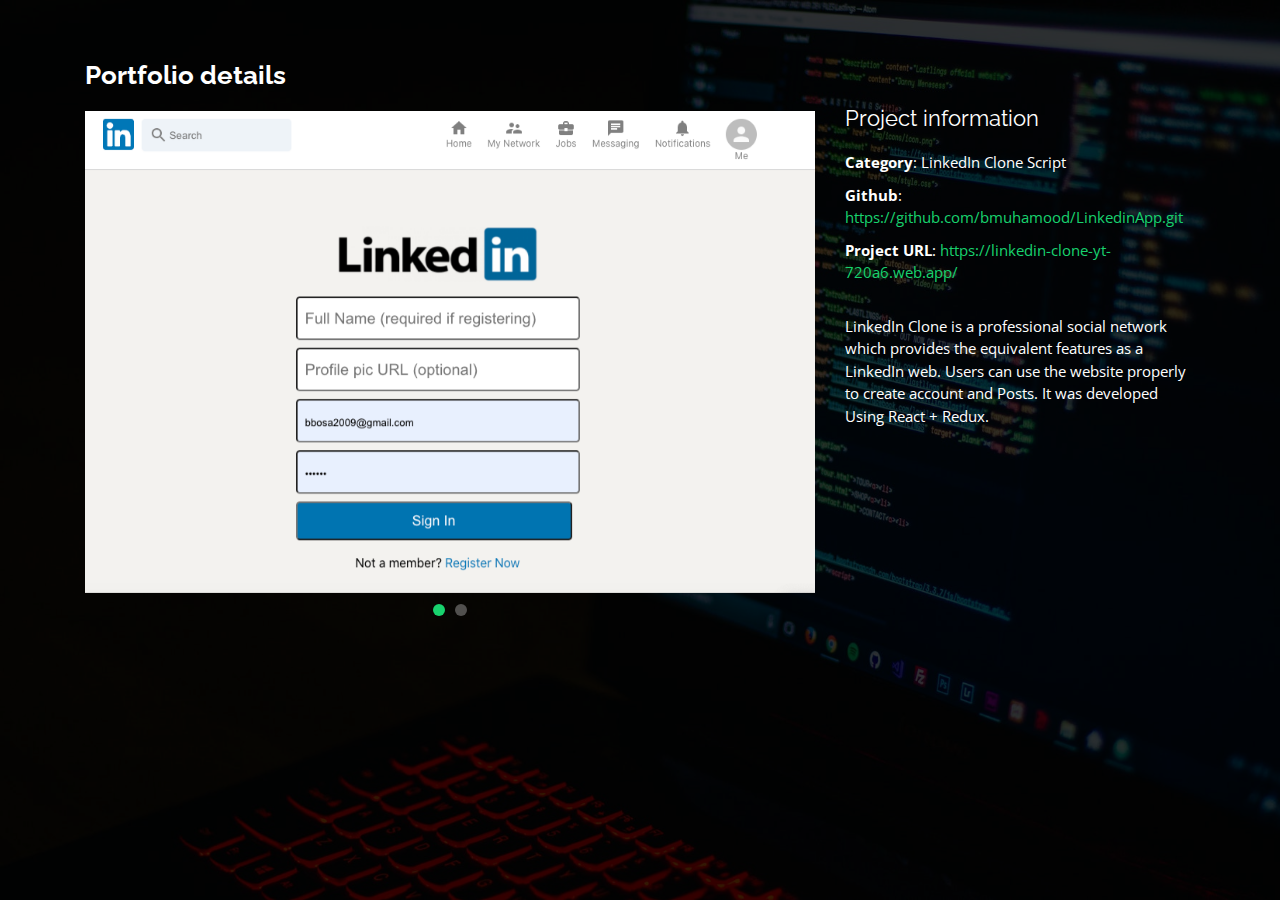
<file: portfolio-details3.html>
<!DOCTYPE html>
<html lang="en">

<head>
  <meta charset="utf-8">
  <meta content="width=device-width, initial-scale=1.0" name="viewport">

  <title>Portfolio Details - Personal Bootstrap Template</title>
  <meta content="" name="description">
  <meta content="" name="keywords">

  <!-- Favicons -->
  <link href="assets/img/favicon.png" rel="icon">
  <link href="assets/img/apple-touch-icon.png" rel="apple-touch-icon">

  <!-- Google Fonts -->
  <link href="https://fonts.googleapis.com/css?family=Open+Sans:300,300i,400,400i,600,600i,700,700i|Raleway:300,300i,400,400i,500,500i,600,600i,700,700i|Poppins:300,300i,400,400i,500,500i,600,600i,700,700i" rel="stylesheet">

  <!-- Vendor CSS Files -->
  <link href="assets/vendor/bootstrap/css/bootstrap.min.css" rel="stylesheet">
  <link href="assets/vendor/icofont/icofont.min.css" rel="stylesheet">
  <link href="assets/vendor/remixicon/remixicon.css" rel="stylesheet">
  <link href="assets/vendor/owl.carousel/assets/owl.carousel.min.css" rel="stylesheet">
  <link href="assets/vendor/boxicons/css/boxicons.min.css" rel="stylesheet">
  <link href="assets/vendor/venobox/venobox.css" rel="stylesheet">

  <!-- Template Main CSS File -->
  <link href="assets/css/style.css" rel="stylesheet">

</head>

<body>

  <main id="main">

    <!-- ======= Portfolio Details ======= -->
    <div id="portfolio-details" class="portfolio-details">
      <div class="container">

        <div class="row">

          <div class="col-lg-8">
            <h2 class="portfolio-title">Portfolio details</h2>
            <div class="owl-carousel portfolio-details-carousel">
              <img src="assets/img/portfolio/Screen Shot 2021-01-29 at 13.35.28.png" class="img-fluid" alt="">
              <img src="assets/img/portfolio/portfolio----4.jpg" class="img-fluid" alt="">
            </div>
          </div>

          <div class="col-lg-4 portfolio-info">
            <h3>Project information</h3>
            <ul>
              <li><strong>Category</strong>: LinkedIn Clone Script</li>
              <li><strong>Github</strong>: <a href="#">https://github.com/bmuhamood/LinkedinApp.git</a></li>
              <li><strong>Project URL</strong>: <a href="#">https://linkedin-clone-yt-720a6.web.app/</a></li>
            </ul>

            <p>
              LinkedIn Clone is a professional social network which provides the equivalent features as a LinkedIn web. Users can use the website properly to create account and Posts. It was developed Using React + Redux.
            </p>
          </div>

        </div>

      </div>
    </div><!-- End Portfolio Details -->

  </main><!-- End #main -->

  <!-- Vendor JS Files -->
  <script src="assets/vendor/jquery/jquery.min.js"></script>
  <script src="assets/vendor/bootstrap/js/bootstrap.bundle.min.js"></script>
  <script src="assets/vendor/jquery.easing/jquery.easing.min.js"></script>
  <script src="assets/vendor/php-email-form/validate.js"></script>
  <script src="assets/vendor/waypoints/jquery.waypoints.min.js"></script>
  <script src="assets/vendor/counterup/counterup.min.js"></script>
  <script src="assets/vendor/owl.carousel/owl.carousel.min.js"></script>
  <script src="assets/vendor/isotope-layout/isotope.pkgd.min.js"></script>
  <script src="assets/vendor/venobox/venobox.min.js"></script>

  <!-- Template Main JS File -->
  <script src="assets/js/main.js"></script>

</body>
</html>
</file>
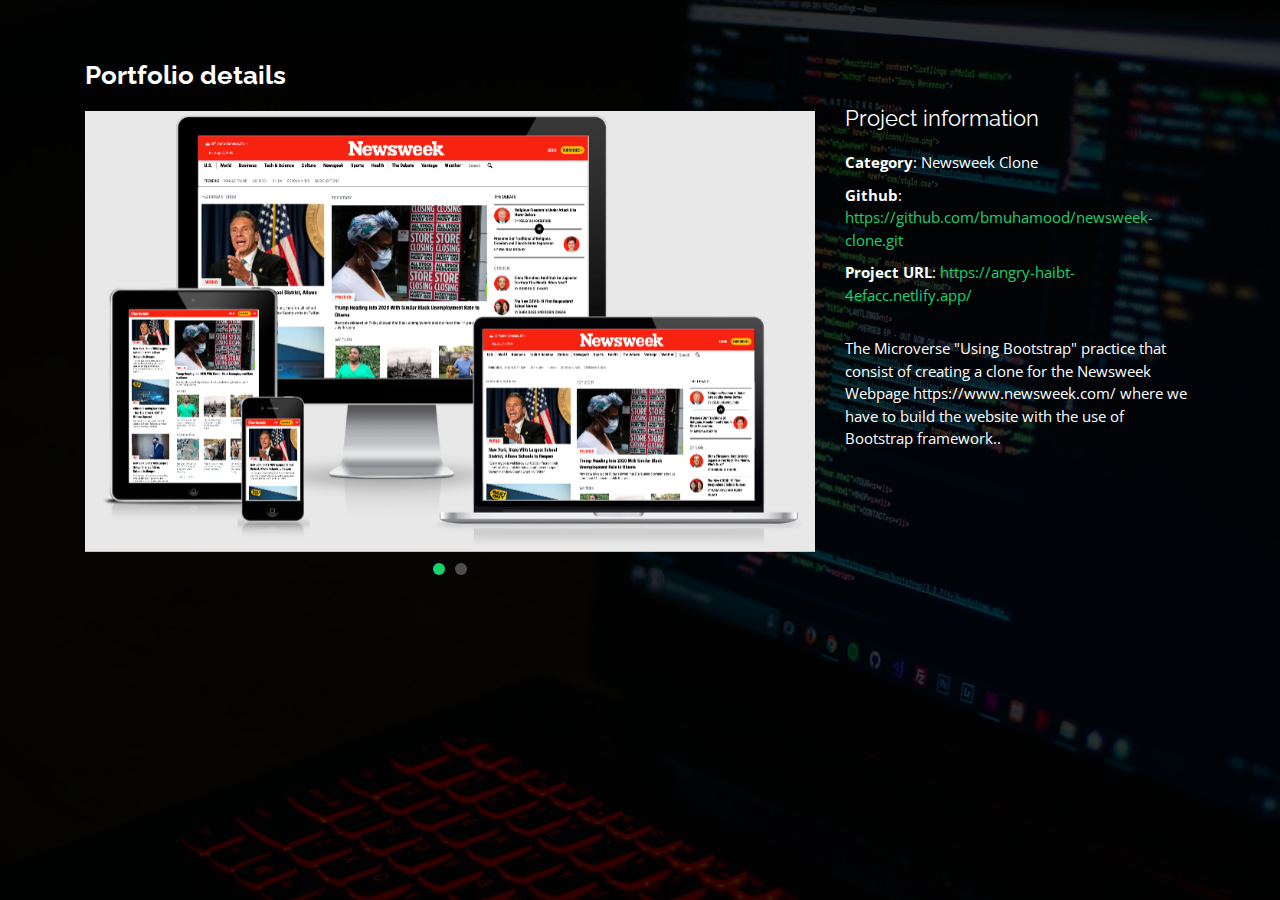
<file: portfolio-details4.html>
<!DOCTYPE html>
<html lang="en">

<head>
  <meta charset="utf-8">
  <meta content="width=device-width, initial-scale=1.0" name="viewport">

  <title>Portfolio Details - Personal Bootstrap Template</title>
  <meta content="" name="description">
  <meta content="" name="keywords">

  <!-- Favicons -->
  <link href="assets/img/favicon.png" rel="icon">
  <link href="assets/img/apple-touch-icon.png" rel="apple-touch-icon">

  <!-- Google Fonts -->
  <link href="https://fonts.googleapis.com/css?family=Open+Sans:300,300i,400,400i,600,600i,700,700i|Raleway:300,300i,400,400i,500,500i,600,600i,700,700i|Poppins:300,300i,400,400i,500,500i,600,600i,700,700i" rel="stylesheet">

  <!-- Vendor CSS Files -->
  <link href="assets/vendor/bootstrap/css/bootstrap.min.css" rel="stylesheet">
  <link href="assets/vendor/icofont/icofont.min.css" rel="stylesheet">
  <link href="assets/vendor/remixicon/remixicon.css" rel="stylesheet">
  <link href="assets/vendor/owl.carousel/assets/owl.carousel.min.css" rel="stylesheet">
  <link href="assets/vendor/boxicons/css/boxicons.min.css" rel="stylesheet">
  <link href="assets/vendor/venobox/venobox.css" rel="stylesheet">

  <!-- Template Main CSS File -->
  <link href="assets/css/style.css" rel="stylesheet">

</head>

<body>

  <main id="main">

    <!-- ======= Portfolio Details ======= -->
    <div id="portfolio-details" class="portfolio-details">
      <div class="container">

        <div class="row">

          <div class="col-lg-8">
            <h2 class="portfolio-title">Portfolio details</h2>
            <div class="owl-carousel portfolio-details-carousel">
              <img src="assets/img/portfolio/news.jpg" class="img-fluid" alt="">
              <img src="assets/img/portfolio/portfolio-7.jpg" class="img-fluid" alt="">
            </div>
          </div>

          <div class="col-lg-4 portfolio-info">
            <h3>Project information</h3>
            <ul>
              <li><strong>Category</strong>: Newsweek Clone</li>
              <li><strong>Github</strong>: <a href="#">https://github.com/bmuhamood/newsweek-clone.git</a></li>
              <li><strong>Project URL</strong>: <a href="#">https://angry-haibt-4efacc.netlify.app/</a></li>
            </ul>

            <p>
              The Microverse "Using Bootstrap" practice that consist of creating a clone for the Newsweek Webpage https://www.newsweek.com/ where we have to build the website with the use of Bootstrap framework..
            </p>
          </div>

        </div>

      </div>
    </div><!-- End Portfolio Details -->

  </main><!-- End #main -->

  <!-- Vendor JS Files -->
  <script src="assets/vendor/jquery/jquery.min.js"></script>
  <script src="assets/vendor/bootstrap/js/bootstrap.bundle.min.js"></script>
  <script src="assets/vendor/jquery.easing/jquery.easing.min.js"></script>
  <script src="assets/vendor/php-email-form/validate.js"></script>
  <script src="assets/vendor/waypoints/jquery.waypoints.min.js"></script>
  <script src="assets/vendor/counterup/counterup.min.js"></script>
  <script src="assets/vendor/owl.carousel/owl.carousel.min.js"></script>
  <script src="assets/vendor/isotope-layout/isotope.pkgd.min.js"></script>
  <script src="assets/vendor/venobox/venobox.min.js"></script>

  <!-- Template Main JS File -->
  <script src="assets/js/main.js"></script>

</body>
</html>
</file>
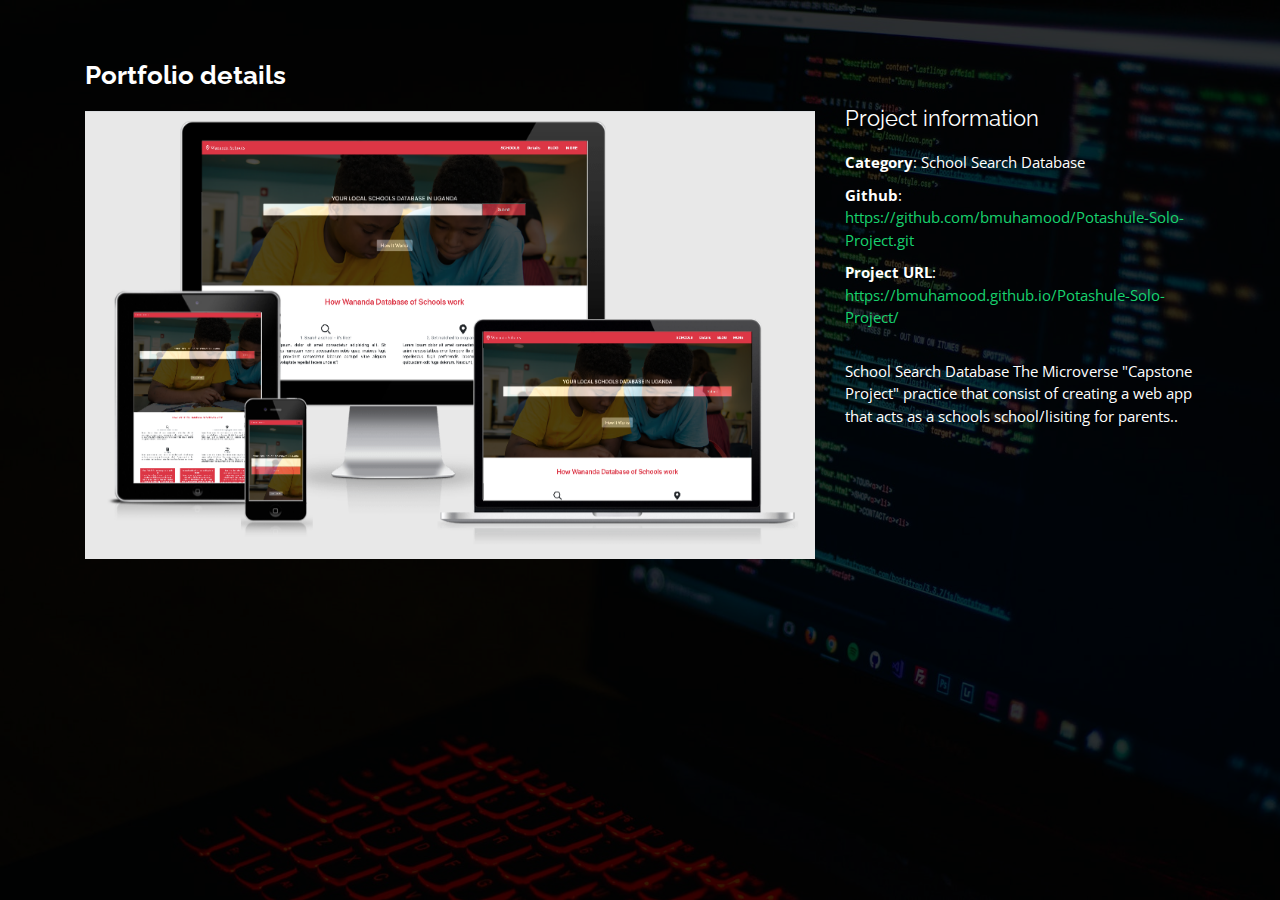
<file: portfolio-details5.html>
<!DOCTYPE html>
<html lang="en">

<head>
  <meta charset="utf-8">
  <meta content="width=device-width, initial-scale=1.0" name="viewport">

  <title>Portfolio Details - Personal Bootstrap Template</title>
  <meta content="" name="description">
  <meta content="" name="keywords">

  <!-- Favicons -->
  <link href="assets/img/favicon.png" rel="icon">
  <link href="assets/img/apple-touch-icon.png" rel="apple-touch-icon">

  <!-- Google Fonts -->
  <link href="https://fonts.googleapis.com/css?family=Open+Sans:300,300i,400,400i,600,600i,700,700i|Raleway:300,300i,400,400i,500,500i,600,600i,700,700i|Poppins:300,300i,400,400i,500,500i,600,600i,700,700i" rel="stylesheet">

  <!-- Vendor CSS Files -->
  <link href="assets/vendor/bootstrap/css/bootstrap.min.css" rel="stylesheet">
  <link href="assets/vendor/icofont/icofont.min.css" rel="stylesheet">
  <link href="assets/vendor/remixicon/remixicon.css" rel="stylesheet">
  <link href="assets/vendor/owl.carousel/assets/owl.carousel.min.css" rel="stylesheet">
  <link href="assets/vendor/boxicons/css/boxicons.min.css" rel="stylesheet">
  <link href="assets/vendor/venobox/venobox.css" rel="stylesheet">

  <!-- Template Main CSS File -->
  <link href="assets/css/style.css" rel="stylesheet">

</head>

<body>

  <main id="main">

    <!-- ======= Portfolio Details ======= -->
    <div id="portfolio-details" class="portfolio-details">
      <div class="container">

        <div class="row">

          <div class="col-lg-8">
            <h2 class="portfolio-title">Portfolio details</h2>
            <div class="owl-carousel portfolio-details-carousel">
              <img src="assets/img/portfolio/portfolio-8.jpg" class="img-fluid" alt="">
            </div>
          </div>

          <div class="col-lg-4 portfolio-info">
            <h3>Project information</h3>
            <ul>
              <li><strong>Category</strong>: School Search Database</li>
              <li><strong>Github</strong>: <a href="#">https://github.com/bmuhamood/Potashule-Solo-Project.git</a></li>
              <li><strong>Project URL</strong>: <a href="#">https://bmuhamood.github.io/Potashule-Solo-Project/</a></li>
            </ul>

            <p>
              School Search Database The Microverse "Capstone Project" practice that consist of creating a web app that acts as a schools school/lisiting for parents..
            </p>
          </div>

        </div>

      </div>
    </div><!-- End Portfolio Details -->

  </main><!-- End #main -->

  <!-- Vendor JS Files -->
  <script src="assets/vendor/jquery/jquery.min.js"></script>
  <script src="assets/vendor/bootstrap/js/bootstrap.bundle.min.js"></script>
  <script src="assets/vendor/jquery.easing/jquery.easing.min.js"></script>
  <script src="assets/vendor/php-email-form/validate.js"></script>
  <script src="assets/vendor/waypoints/jquery.waypoints.min.js"></script>
  <script src="assets/vendor/counterup/counterup.min.js"></script>
  <script src="assets/vendor/owl.carousel/owl.carousel.min.js"></script>
  <script src="assets/vendor/isotope-layout/isotope.pkgd.min.js"></script>
  <script src="assets/vendor/venobox/venobox.min.js"></script>

  <!-- Template Main JS File -->
  <script src="assets/js/main.js"></script>

</body>
</html>
</file>
<file: assets/vendor/venobox/venobox.css>
/* ------ venobox.css --------*/
.vbox-overlay *, .vbox-overlay *:before, .vbox-overlay *:after{
    -webkit-backface-visibility: hidden;
    -webkit-box-sizing:border-box;
    -moz-box-sizing:border-box;
    box-sizing:border-box;
}
.vbox-overlay * { 
    -webkit-backface-visibility: visible;
    backface-visibility: visible;
}
.vbox-overlay{
    display: -webkit-flex;
    display: flex;
    -webkit-flex-direction: column;
    flex-direction: column;
    -webkit-justify-content: center;
    justify-content: center;
    -webkit-align-items: center;
    align-items: center;
    position: fixed;
    left: 0;
    top: 0;
    bottom: 0;
    right: 0;
    z-index: 999999;
}

/* ----- navigation ----- */
.vbox-title{
    width: 100%;
    height: 40px;
    float: left;
    text-align: center;
    line-height: 28px;
    font-size: 12px;
    padding: 6px 50px;
    overflow: hidden;
    position: fixed;
    display: none;
    left: 0;
    z-index: 89;
}
.vbox-close{
    cursor: pointer;
    position: fixed;
    top: -1px;
    right: 0;
    width: 50px;
    height: 40px;
    padding: 6px;
    display: block;
    background-position:10px center;
    overflow: hidden;
    font-size: 24px;
    line-height: 1;
    text-align: center;
    z-index: 99;
}
.vbox-left{
    cursor: pointer;
    position: fixed;
    left: 0;
    height: 40px;
    overflow: hidden;
    line-height: 28px;
    font-size: 12px;
    z-index: 99;
    display: flex;
    align-items:center;
}
.vbox-num{
    display: inline-block;
    margin: 6px 0 6px 15px;
}
/* ----- Social share ----- */
.vbox-share{
    line-height: 28px;
    font-size: 12px;
    overflow: hidden;
    position: fixed;
    left: 0;
    z-index: 98;
    display: flex;
    align-items:center;
    justify-content: center;
    width: 100%;
    text-align: center;
}
.vbox-share svg{
    max-height: 28px;
    width: 28px;
    z-index: 10;
    margin-left: 12px;
    margin-top: 6px;
    margin-bottom: 6px;
    vertical-align: middle;
}


/* ----- navigation ARROWS ----- */
.vbox-next, .vbox-prev{
    position: fixed;
    top: 50%;
    margin-top: -15px;
    overflow: hidden;
    cursor: pointer;
    display: block;
    width: 45px;
    height: 45px;
    z-index: 99;
}
.vbox-next span, .vbox-prev span{
    position: relative;
    width: 20px;
    height: 20px;
    border: 2px solid transparent;
    border-top-color: #B6B6B6;
    border-right-color: #B6B6B6;
    text-indent: -100px;
    position: absolute;
    top: 8px;
    display: block;
}
.vbox-prev{
    left: 15px;
}
.vbox-next{
    right: 15px;
}
.vbox-prev span{
    left: 10px;
    -ms-transform: rotate(-135deg);
    -webkit-transform: rotate(-135deg);
    transform: rotate(-135deg);
}
.vbox-next span{
    -ms-transform: rotate(45deg);
    -webkit-transform: rotate(45deg);
    transform: rotate(45deg);
    right: 10px;
}
/* ------- inline window ------ */
.vbox-inline{
    width: 420px;
    height: 315px;
    height: 70vh;
    padding: 10px;
    background: #fff;
    margin: 0 auto;
    overflow: auto;
    text-align: left;
}
/* ------- Video & iFrames window ------ */
.venoframe{
    max-width: 100%;
    width: 100%;
    border: none;
    width: 100%;
    height: 260px;
    height: 70vh;
}
.venoframe.vbvid{
    height: 260px;
}
@media (min-width: 768px) {
    .venoframe, .vbox-inline{
        width: 90%;
        height: 360px;
        height: 70vh;
    }
    .venoframe.vbvid{
        width: 640px;
        height: 360px;
    }
}
@media (min-width: 992px) {
    .venoframe, .vbox-inline{
        max-width: 1200px;
        width: 80%;
        height: 540px;
        height: 70vh;
    }
    .venoframe.vbvid{
        width: 960px;
        height: 540px;
    }
}
/* 
Please do NOT edit this part! 
or at least read this note: http://i.imgur.com/7C0ws9e.gif
*/
.vbox-open{
    overflow: hidden;
}
.vbox-container{
    position: absolute;
    left: 0;
    right: 0;
    top: 0;
    bottom: 0;
    overflow-x: hidden;
    overflow-y: scroll;
    overflow-scrolling: touch;
    -webkit-overflow-scrolling: touch;
    z-index: 20;
    max-height: 100%;

}

.vbox-content{
    text-align: center;
    float: left;
    width: 100%;
    position: relative;
    overflow: hidden;
    padding: 20px 4%;
}
.vbox-container img{
    max-width: 100%;
    height: auto;
}
.vbox-figlio{
    box-shadow: 0 0 12px rgba(0,0,0,0.19), 0 6px 6px rgba(0,0,0,0.23);
    max-width: 100%;
    text-align: initial;
}
img.vbox-figlio{
    -webkit-user-select: none;
-khtml-user-select: none;
-moz-user-select: none;
-o-user-select: none;
user-select: none;
}
.vbox-content.swipe-left{
    margin-left: -200px !important;
}
.vbox-content.swipe-right{
    margin-left: 200px !important;
}
.vbox-animated{
    webkit-transition: margin 300ms ease-out;
    transition: margin 300ms ease-out;
}

/* ---------- preloader ----------
 * SPINKIT 
 * http://tobiasahlin.com/spinkit/
-------------------------------- */
.sk-double-bounce,.sk-rotating-plane{width:40px;height:40px;margin:40px auto}.sk-rotating-plane{background-color:#333;-webkit-animation:sk-rotatePlane 1.2s infinite ease-in-out;animation:sk-rotatePlane 1.2s infinite ease-in-out}@-webkit-keyframes sk-rotatePlane{0%{-webkit-transform:perspective(120px) rotateX(0) rotateY(0);transform:perspective(120px) rotateX(0) rotateY(0)}50%{-webkit-transform:perspective(120px) rotateX(-180.1deg) rotateY(0);transform:perspective(120px) rotateX(-180.1deg) rotateY(0)}100%{-webkit-transform:perspective(120px) rotateX(-180deg) rotateY(-179.9deg);transform:perspective(120px) rotateX(-180deg) rotateY(-179.9deg)}}@keyframes sk-rotatePlane{0%{-webkit-transform:perspective(120px) rotateX(0) rotateY(0);transform:perspective(120px) rotateX(0) rotateY(0)}50%{-webkit-transform:perspective(120px) rotateX(-180.1deg) rotateY(0);transform:perspective(120px) rotateX(-180.1deg) rotateY(0)}100%{-webkit-transform:perspective(120px) rotateX(-180deg) rotateY(-179.9deg);transform:perspective(120px) rotateX(-180deg) rotateY(-179.9deg)}}.sk-double-bounce{position:relative}.sk-double-bounce .sk-child{width:100%;height:100%;border-radius:50%;background-color:#333;opacity:.6;position:absolute;top:0;left:0;-webkit-animation:sk-doubleBounce 2s infinite ease-in-out;animation:sk-doubleBounce 2s infinite ease-in-out}.sk-chasing-dots .sk-child,.sk-spinner-pulse,.sk-three-bounce .sk-child{background-color:#333;border-radius:100%}.sk-double-bounce .sk-double-bounce2{-webkit-animation-delay:-1s;animation-delay:-1s}@-webkit-keyframes sk-doubleBounce{0%,100%{-webkit-transform:scale(0);transform:scale(0)}50%{-webkit-transform:scale(1);transform:scale(1)}}@keyframes sk-doubleBounce{0%,100%{-webkit-transform:scale(0);transform:scale(0)}50%{-webkit-transform:scale(1);transform:scale(1)}}.sk-wave{margin:40px auto;width:50px;height:40px;text-align:center;font-size:10px}.sk-wave .sk-rect{background-color:#333;height:100%;width:6px;display:inline-block;-webkit-animation:sk-waveStretchDelay 1.2s infinite ease-in-out;animation:sk-waveStretchDelay 1.2s infinite ease-in-out}.sk-wave .sk-rect1{-webkit-animation-delay:-1.2s;animation-delay:-1.2s}.sk-wave .sk-rect2{-webkit-animation-delay:-1.1s;animation-delay:-1.1s}.sk-wave .sk-rect3{-webkit-animation-delay:-1s;animation-delay:-1s}.sk-wave .sk-rect4{-webkit-animation-delay:-.9s;animation-delay:-.9s}.sk-wave .sk-rect5{-webkit-animation-delay:-.8s;animation-delay:-.8s}@-webkit-keyframes sk-waveStretchDelay{0%,100%,40%{-webkit-transform:scaleY(.4);transform:scaleY(.4)}20%{-webkit-transform:scaleY(1);transform:scaleY(1)}}@keyframes sk-waveStretchDelay{0%,100%,40%{-webkit-transform:scaleY(.4);transform:scaleY(.4)}20%{-webkit-transform:scaleY(1);transform:scaleY(1)}}.sk-wandering-cubes{margin:40px auto;width:40px;height:40px;position:relative}.sk-wandering-cubes .sk-cube{background-color:#333;width:10px;height:10px;position:absolute;top:0;left:0;-webkit-animation:sk-wanderingCube 1.8s ease-in-out -1.8s infinite both;animation:sk-wanderingCube 1.8s ease-in-out -1.8s infinite both}.sk-chasing-dots,.sk-spinner-pulse{width:40px;height:40px;margin:40px auto}.sk-wandering-cubes .sk-cube2{-webkit-animation-delay:-.9s;animation-delay:-.9s}@-webkit-keyframes sk-wanderingCube{0%{-webkit-transform:rotate(0);transform:rotate(0)}25%{-webkit-transform:translateX(30px) rotate(-90deg) scale(.5);transform:translateX(30px) rotate(-90deg) scale(.5)}50%{-webkit-transform:translateX(30px) translateY(30px) rotate(-179deg);transform:translateX(30px) translateY(30px) rotate(-179deg)}50.1%{-webkit-transform:translateX(30px) translateY(30px) rotate(-180deg);transform:translateX(30px) translateY(30px) rotate(-180deg)}75%{-webkit-transform:translateX(0) translateY(30px) rotate(-270deg) scale(.5);transform:translateX(0) translateY(30px) rotate(-270deg) scale(.5)}100%{-webkit-transform:rotate(-360deg);transform:rotate(-360deg)}}@keyframes sk-wanderingCube{0%{-webkit-transform:rotate(0);transform:rotate(0)}25%{-webkit-transform:translateX(30px) rotate(-90deg) scale(.5);transform:translateX(30px) rotate(-90deg) scale(.5)}50%{-webkit-transform:translateX(30px) translateY(30px) rotate(-179deg);transform:translateX(30px) translateY(30px) rotate(-179deg)}50.1%{-webkit-transform:translateX(30px) translateY(30px) rotate(-180deg);transform:translateX(30px) translateY(30px) rotate(-180deg)}75%{-webkit-transform:translateX(0) translateY(30px) rotate(-270deg) scale(.5);transform:translateX(0) translateY(30px) rotate(-270deg) scale(.5)}100%{-webkit-transform:rotate(-360deg);transform:rotate(-360deg)}}.sk-spinner-pulse{-webkit-animation:sk-pulseScaleOut 1s infinite ease-in-out;animation:sk-pulseScaleOut 1s infinite ease-in-out}@-webkit-keyframes sk-pulseScaleOut{0%{-webkit-transform:scale(0);transform:scale(0)}100%{-webkit-transform:scale(1);transform:scale(1);opacity:0}}@keyframes sk-pulseScaleOut{0%{-webkit-transform:scale(0);transform:scale(0)}100%{-webkit-transform:scale(1);transform:scale(1);opacity:0}}.sk-chasing-dots{position:relative;text-align:center;-webkit-animation:sk-chasingDotsRotate 2s infinite linear;animation:sk-chasingDotsRotate 2s infinite linear}.sk-chasing-dots .sk-child{width:60%;height:60%;display:inline-block;position:absolute;top:0;-webkit-animation:sk-chasingDotsBounce 2s infinite ease-in-out;animation:sk-chasingDotsBounce 2s infinite ease-in-out}.sk-chasing-dots .sk-dot2{top:auto;bottom:0;-webkit-animation-delay:-1s;animation-delay:-1s}@-webkit-keyframes sk-chasingDotsRotate{100%{-webkit-transform:rotate(360deg);transform:rotate(360deg)}}@keyframes sk-chasingDotsRotate{100%{-webkit-transform:rotate(360deg);transform:rotate(360deg)}}@-webkit-keyframes sk-chasingDotsBounce{0%,100%{-webkit-transform:scale(0);transform:scale(0)}50%{-webkit-transform:scale(1);transform:scale(1)}}@keyframes sk-chasingDotsBounce{0%,100%{-webkit-transform:scale(0);transform:scale(0)}50%{-webkit-transform:scale(1);transform:scale(1)}}.sk-three-bounce{margin:40px auto;width:80px;text-align:center}.sk-three-bounce .sk-child{width:20px;height:20px;display:inline-block;-webkit-animation:sk-three-bounce 1.4s ease-in-out 0s infinite both;animation:sk-three-bounce 1.4s ease-in-out 0s infinite both}.sk-circle .sk-child:before,.sk-fading-circle .sk-circle:before{display:block;border-radius:100%;content:'';background-color:#333}.sk-three-bounce .sk-bounce1{-webkit-animation-delay:-.32s;animation-delay:-.32s}.sk-three-bounce .sk-bounce2{-webkit-animation-delay:-.16s;animation-delay:-.16s}@-webkit-keyframes sk-three-bounce{0%,100%,80%{-webkit-transform:scale(0);transform:scale(0)}40%{-webkit-transform:scale(1);transform:scale(1)}}@keyframes sk-three-bounce{0%,100%,80%{-webkit-transform:scale(0);transform:scale(0)}40%{-webkit-transform:scale(1);transform:scale(1)}}.sk-circle{margin:40px auto;width:40px;height:40px;position:relative}.sk-circle .sk-child{width:100%;height:100%;position:absolute;left:0;top:0}.sk-circle .sk-child:before{margin:0 auto;width:15%;height:15%;-webkit-animation:sk-circleBounceDelay 1.2s infinite ease-in-out both;animation:sk-circleBounceDelay 1.2s infinite ease-in-out both}.sk-circle .sk-circle2{-webkit-transform:rotate(30deg);-ms-transform:rotate(30deg);transform:rotate(30deg)}.sk-circle .sk-circle3{-webkit-transform:rotate(60deg);-ms-transform:rotate(60deg);transform:rotate(60deg)}.sk-circle .sk-circle4{-webkit-transform:rotate(90deg);-ms-transform:rotate(90deg);transform:rotate(90deg)}.sk-circle .sk-circle5{-webkit-transform:rotate(120deg);-ms-transform:rotate(120deg);transform:rotate(120deg)}.sk-circle .sk-circle6{-webkit-transform:rotate(150deg);-ms-transform:rotate(150deg);transform:rotate(150deg)}.sk-circle .sk-circle7{-webkit-transform:rotate(180deg);-ms-transform:rotate(180deg);transform:rotate(180deg)}.sk-circle .sk-circle8{-webkit-transform:rotate(210deg);-ms-transform:rotate(210deg);transform:rotate(210deg)}.sk-circle .sk-circle9{-webkit-transform:rotate(240deg);-ms-transform:rotate(240deg);transform:rotate(240deg)}.sk-circle .sk-circle10{-webkit-transform:rotate(270deg);-ms-transform:rotate(270deg);transform:rotate(270deg)}.sk-circle .sk-circle11{-webkit-transform:rotate(300deg);-ms-transform:rotate(300deg);transform:rotate(300deg)}.sk-circle .sk-circle12{-webkit-transform:rotate(330deg);-ms-transform:rotate(330deg);transform:rotate(330deg)}.sk-circle .sk-circle2:before{-webkit-animation-delay:-1.1s;animation-delay:-1.1s}.sk-circle .sk-circle3:before{-webkit-animation-delay:-1s;animation-delay:-1s}.sk-circle .sk-circle4:before{-webkit-animation-delay:-.9s;animation-delay:-.9s}.sk-circle .sk-circle5:before{-webkit-animation-delay:-.8s;animation-delay:-.8s}.sk-circle .sk-circle6:before{-webkit-animation-delay:-.7s;animation-delay:-.7s}.sk-circle .sk-circle7:before{-webkit-animation-delay:-.6s;animation-delay:-.6s}.sk-circle .sk-circle8:before{-webkit-animation-delay:-.5s;animation-delay:-.5s}.sk-circle .sk-circle9:before{-webkit-animation-delay:-.4s;animation-delay:-.4s}.sk-circle .sk-circle10:before{-webkit-animation-delay:-.3s;animation-delay:-.3s}.sk-circle .sk-circle11:before{-webkit-animation-delay:-.2s;animation-delay:-.2s}.sk-circle .sk-circle12:before{-webkit-animation-delay:-.1s;animation-delay:-.1s}@-webkit-keyframes sk-circleBounceDelay{0%,100%,80%{-webkit-transform:scale(0);transform:scale(0)}40%{-webkit-transform:scale(1);transform:scale(1)}}@keyframes sk-circleBounceDelay{0%,100%,80%{-webkit-transform:scale(0);transform:scale(0)}40%{-webkit-transform:scale(1);transform:scale(1)}}.sk-cube-grid{width:40px;height:40px;margin:40px auto}.sk-cube-grid .sk-cube{width:33.33%;height:33.33%;background-color:#333;float:left;-webkit-animation:sk-cubeGridScaleDelay 1.3s infinite ease-in-out;animation:sk-cubeGridScaleDelay 1.3s infinite ease-in-out}.sk-cube-grid .sk-cube1{-webkit-animation-delay:.2s;animation-delay:.2s}.sk-cube-grid .sk-cube2{-webkit-animation-delay:.3s;animation-delay:.3s}.sk-cube-grid .sk-cube3{-webkit-animation-delay:.4s;animation-delay:.4s}.sk-cube-grid .sk-cube4{-webkit-animation-delay:.1s;animation-delay:.1s}.sk-cube-grid .sk-cube5{-webkit-animation-delay:.2s;animation-delay:.2s}.sk-cube-grid .sk-cube6{-webkit-animation-delay:.3s;animation-delay:.3s}.sk-cube-grid .sk-cube7{-webkit-animation-delay:0ms;animation-delay:0ms}.sk-cube-grid .sk-cube8{-webkit-animation-delay:.1s;animation-delay:.1s}.sk-cube-grid .sk-cube9{-webkit-animation-delay:.2s;animation-delay:.2s}@-webkit-keyframes sk-cubeGridScaleDelay{0%,100%,70%{-webkit-transform:scale3D(1,1,1);transform:scale3D(1,1,1)}35%{-webkit-transform:scale3D(0,0,1);transform:scale3D(0,0,1)}}@keyframes sk-cubeGridScaleDelay{0%,100%,70%{-webkit-transform:scale3D(1,1,1);transform:scale3D(1,1,1)}35%{-webkit-transform:scale3D(0,0,1);transform:scale3D(0,0,1)}}.sk-fading-circle{margin:40px auto;width:40px;height:40px;position:relative}.sk-fading-circle .sk-circle{width:100%;height:100%;position:absolute;left:0;top:0}.sk-fading-circle .sk-circle:before{margin:0 auto;width:15%;height:15%;-webkit-animation:sk-circleFadeDelay 1.2s infinite ease-in-out both;animation:sk-circleFadeDelay 1.2s infinite ease-in-out both}.sk-fading-circle .sk-circle2{-webkit-transform:rotate(30deg);-ms-transform:rotate(30deg);transform:rotate(30deg)}.sk-fading-circle .sk-circle3{-webkit-transform:rotate(60deg);-ms-transform:rotate(60deg);transform:rotate(60deg)}.sk-fading-circle .sk-circle4{-webkit-transform:rotate(90deg);-ms-transform:rotate(90deg);transform:rotate(90deg)}.sk-fading-circle .sk-circle5{-webkit-transform:rotate(120deg);-ms-transform:rotate(120deg);transform:rotate(120deg)}.sk-fading-circle .sk-circle6{-webkit-transform:rotate(150deg);-ms-transform:rotate(150deg);transform:rotate(150deg)}.sk-fading-circle .sk-circle7{-webkit-transform:rotate(180deg);-ms-transform:rotate(180deg);transform:rotate(180deg)}.sk-fading-circle .sk-circle8{-webkit-transform:rotate(210deg);-ms-transform:rotate(210deg);transform:rotate(210deg)}.sk-fading-circle .sk-circle9{-webkit-transform:rotate(240deg);-ms-transform:rotate(240deg);transform:rotate(240deg)}.sk-fading-circle .sk-circle10{-webkit-transform:rotate(270deg);-ms-transform:rotate(270deg);transform:rotate(270deg)}.sk-fading-circle .sk-circle11{-webkit-transform:rotate(300deg);-ms-transform:rotate(300deg);transform:rotate(300deg)}.sk-fading-circle .sk-circle12{-webkit-transform:rotate(330deg);-ms-transform:rotate(330deg);transform:rotate(330deg)}.sk-fading-circle .sk-circle2:before{-webkit-animation-delay:-1.1s;animation-delay:-1.1s}.sk-fading-circle .sk-circle3:before{-webkit-animation-delay:-1s;animation-delay:-1s}.sk-fading-circle .sk-circle4:before{-webkit-animation-delay:-.9s;animation-delay:-.9s}.sk-fading-circle .sk-circle5:before{-webkit-animation-delay:-.8s;animation-delay:-.8s}.sk-fading-circle .sk-circle6:before{-webkit-animation-delay:-.7s;animation-delay:-.7s}.sk-fading-circle .sk-circle7:before{-webkit-animation-delay:-.6s;animation-delay:-.6s}.sk-fading-circle .sk-circle8:before{-webkit-animation-delay:-.5s;animation-delay:-.5s}.sk-fading-circle .sk-circle9:before{-webkit-animation-delay:-.4s;animation-delay:-.4s}.sk-fading-circle .sk-circle10:before{-webkit-animation-delay:-.3s;animation-delay:-.3s}.sk-fading-circle .sk-circle11:before{-webkit-animation-delay:-.2s;animation-delay:-.2s}.sk-fading-circle .sk-circle12:before{-webkit-animation-delay:-.1s;animation-delay:-.1s}@-webkit-keyframes sk-circleFadeDelay{0%,100%,39%{opacity:0}40%{opacity:1}}@keyframes sk-circleFadeDelay{0%,100%,39%{opacity:0}40%{opacity:1}}.sk-folding-cube{margin:40px auto;width:40px;height:40px;position:relative;-webkit-transform:rotateZ(45deg);transform:rotateZ(45deg)}.sk-folding-cube .sk-cube{float:left;width:50%;height:50%;position:relative;-webkit-transform:scale(1.1);-ms-transform:scale(1.1);transform:scale(1.1)}.sk-folding-cube .sk-cube:before{content:'';position:absolute;top:0;left:0;width:100%;height:100%;background-color:#333;-webkit-animation:sk-foldCubeAngle 2.4s infinite linear both;animation:sk-foldCubeAngle 2.4s infinite linear both;-webkit-transform-origin:100% 100%;-ms-transform-origin:100% 100%;transform-origin:100% 100%}.sk-folding-cube .sk-cube2{-webkit-transform:scale(1.1) rotateZ(90deg);transform:scale(1.1) rotateZ(90deg)}.sk-folding-cube .sk-cube3{-webkit-transform:scale(1.1) rotateZ(180deg);transform:scale(1.1) rotateZ(180deg)}.sk-folding-cube .sk-cube4{-webkit-transform:scale(1.1) rotateZ(270deg);transform:scale(1.1) rotateZ(270deg)}.sk-folding-cube .sk-cube2:before{-webkit-animation-delay:.3s;animation-delay:.3s}.sk-folding-cube .sk-cube3:before{-webkit-animation-delay:.6s;animation-delay:.6s}.sk-folding-cube .sk-cube4:before{-webkit-animation-delay:.9s;animation-delay:.9s}@-webkit-keyframes sk-foldCubeAngle{0%,10%{-webkit-transform:perspective(140px) rotateX(-180deg);transform:perspective(140px) rotateX(-180deg);opacity:0}25%,75%{-webkit-transform:perspective(140px) rotateX(0);transform:perspective(140px) rotateX(0);opacity:1}100%,90%{-webkit-transform:perspective(140px) rotateY(180deg);transform:perspective(140px) rotateY(180deg);opacity:0}}@keyframes sk-foldCubeAngle{0%,10%{-webkit-transform:perspective(140px) rotateX(-180deg);transform:perspective(140px) rotateX(-180deg);opacity:0}25%,75%{-webkit-transform:perspective(140px) rotateX(0);transform:perspective(140px) rotateX(0);opacity:1}100%,90%{-webkit-transform:perspective(140px) rotateY(180deg);transform:perspective(140px) rotateY(180deg);opacity:0}}
</file>
<file: assets/css/style.css>
/**
* Template Name: Personal - v2.4.0
* Template URL: https://bootstrapmade.com/personal-free-resume-bootstrap-template/
* Author: BootstrapMade.com
* License: https://bootstrapmade.com/license/
*/

/*--------------------------------------------------------------
# General
--------------------------------------------------------------*/
body {
  font-family: "Open Sans", sans-serif;
  background-color: #040404;
  color: #fff;
  position: relative;
  background: transparent;
}

body::before {
  content: "";
  position: fixed;
  background: #040404 url("../img/bg.jpg") top right no-repeat;
  background-size: cover;
  left: 0;
  right: 0;
  top: 0;
  height: 100vh;
  z-index: -1;
}

@media (min-width: 1024px) {
  body::before {
    background-attachment: fixed;
  }
}

a {
  color: #18d26e;
}

a:hover {
  color: #35e888;
  text-decoration: none;
}

h1, h2, h3, h4, h5, h6 {
  font-family: "Raleway", sans-serif;
}

/*--------------------------------------------------------------
# Header
--------------------------------------------------------------*/
#header {
  transition: ease-in-out 0.3s;
  position: relative;
  height: 100vh;
  display: flex;
  align-items: center;
  z-index: 997;
  overflow-y: auto;
}

#header * {
  transition: ease-in-out 0.3s;
}

#header h1 {
  font-size: 48px;
  margin: 0;
  padding: 0;
  line-height: 1;
  font-weight: 700;
  font-family: "Poppins", sans-serif;
}

#header h1 a, #header h1 a:hover {
  color: #fff;
  line-height: 1;
  display: inline-block;
}

#header h2 {
  font-size: 24px;
  margin-top: 20px;
  color: rgba(255, 255, 255, 0.8);
}

#header h2 span {
  color: #fff;
  border-bottom: 2px solid #18d26e;
  padding-bottom: 6px;
}

#header img {
  padding: 0;
  margin: 0;
}

#header .social-links {
  margin-top: 40px;
  display: flex;
}

#header .social-links a {
  font-size: 16px;
  display: flex;
  justify-content: center;
  align-items: center;
  background: rgba(255, 255, 255, 0.1);
  color: #fff;
  line-height: 1;
  margin-right: 8px;
  border-radius: 50%;
  width: 40px;
  height: 40px;
}

#header .social-links a:hover {
  background: #18d26e;
}

@media (max-width: 992px) {
  #header h1 {
    font-size: 36px;
  }
  #header h2 {
    font-size: 20px;
    line-height: 30px;
  }
  #header .social-links {
    margin-top: 15px;
  }
  #header .container {
    display: flex;
    flex-direction: column;
    align-items: center;
  }
}

/*--------------------------------------------------------------
# Navigation Menu
--------------------------------------------------------------*/
/* Desktop Navigation */
.nav-menu {
  margin-top: 35px;
}

.nav-menu ul {
  display: flex;
  margin: 0;
  padding: 0;
  list-style: none;
}

.nav-menu li + li {
  margin-left: 30px;
}

.nav-menu a {
  display: block;
  position: relative;
  color: rgba(255, 255, 255, 0.7);
  font-size: 16px;
  font-family: "Poppins", sans-serif;
  font-weight: 400;
}

.nav-menu a:before {
  content: "";
  position: absolute;
  width: 0;
  height: 2px;
  bottom: -4px;
  left: 0;
  background-color: #18d26e;
  visibility: hidden;
  width: 0px;
  transition: all 0.3s ease-in-out 0s;
}

.nav-menu a:hover:before, .nav-menu li:hover > a:before, .nav-menu .active > a:before {
  visibility: visible;
  width: 25px;
}

.nav-menu a:hover, .nav-menu .active > a, .nav-menu li:hover > a {
  color: #fff;
  text-decoration: none;
}

/* Mobile Navigation */
.mobile-nav-toggle {
  position: fixed;
  right: 15px;
  top: 15px;
  z-index: 9998;
  border: 0;
  background: none;
  font-size: 24px;
  transition: all 0.4s;
  outline: none !important;
  line-height: 1;
  cursor: pointer;
  text-align: right;
}

.mobile-nav-toggle i {
  color: #fff;
}

.mobile-nav {
  position: fixed;
  top: 55px;
  right: 15px;
  bottom: 15px;
  left: 15px;
  z-index: 9999;
  overflow-y: auto;
  background: rgba(0, 0, 0, 0.7);
  transition: ease-in-out 0.2s;
  opacity: 0;
  visibility: hidden;
  border-radius: 10px;
  padding: 10px 0;
  border: 2px solid rgba(255, 255, 255, 0.12);
}

.mobile-nav * {
  margin: 0;
  padding: 0;
  list-style: none;
}

.mobile-nav a {
  display: block;
  position: relative;
  color: #fff;
  padding: 10px 20px;
  font-weight: 500;
  outline: none;
}

.mobile-nav a:hover, .mobile-nav .active > a, .mobile-nav li:hover > a {
  color: #18d26e;
  text-decoration: none;
}

.mobile-nav-overly {
  width: 100%;
  height: 100%;
  z-index: 9997;
  top: 0;
  left: 0;
  position: fixed;
  background: rgba(9, 9, 9, 0.6);
  overflow: hidden;
  display: none;
  transition: ease-in-out 0.2s;
}

.mobile-nav-active {
  overflow: hidden;
}

.mobile-nav-active .mobile-nav {
  opacity: 1;
  visibility: visible;
}

.mobile-nav-active .mobile-nav-toggle i {
  color: #fff;
}

/* Header Top */
#header.header-top {
  height: 80px;
  position: fixed;
  left: 0;
  top: 0;
  right: 0;
  background: rgba(0, 0, 0, 0.9);
}

#header.header-top .social-links, #header.header-top h2 {
  display: none;
}

#header.header-top h1 {
  margin-right: auto;
  font-size: 36px;
}

#header.header-top .container {
  display: flex;
  align-items: center;
}

#header.header-top .nav-menu {
  margin: 0;
}

@media (max-width: 768px) {
  #header.header-top {
    height: 60px;
  }
  #header.header-top h1 {
    font-size: 26px;
  }
}

/*--------------------------------------------------------------
# Sections General
--------------------------------------------------------------*/
section {
  overflow: hidden;
  position: absolute;
  width: 100%;
  top: 140px;
  bottom: 100%;
  opacity: 0;
  transition: ease-in-out 0.4s;
  z-index: 2;
}

section.section-show {
  top: 100px;
  bottom: auto;
  opacity: 1;
  padding-bottom: 45px;
}

section .container {
  background: rgba(0, 0, 0, 0.9);
  padding: 30px;
}

@media (max-width: 768px) {
  section {
    top: 120px;
  }
  section.section-show {
    top: 80px;
  }
}

.section-title h2 {
  font-size: 14px;
  font-weight: 500;
  padding: 0;
  line-height: 1px;
  margin: 0 0 20px 0;
  letter-spacing: 2px;
  text-transform: uppercase;
  color: #aaaaaa;
  font-family: "Poppins", sans-serif;
}

.section-title h2::after {
  content: "";
  width: 120px;
  height: 1px;
  display: inline-block;
  background: #4ceb95;
  margin: 4px 10px;
}

.section-title p {
  margin: 0;
  margin: -15px 0 15px 0;
  font-size: 36px;
  font-weight: 700;
  text-transform: uppercase;
  font-family: "Poppins", sans-serif;
  color: #fff;
}

/*--------------------------------------------------------------
# About
--------------------------------------------------------------*/
.about-me .content h3 {
  font-weight: 700;
  font-size: 26px;
  color: #18d26e;
}

.about-me .content ul {
  list-style: none;
  padding: 0;
}

.about-me .content ul li {
  padding-bottom: 10px;
}

.about-me .content ul i {
  font-size: 20px;
  padding-right: 2px;
  color: #18d26e;
}

.about-me .content p:last-child {
  margin-bottom: 0;
}

/*--------------------------------------------------------------
# Counts
--------------------------------------------------------------*/
.counts {
  padding: 70px 0 60px;
}

.counts .count-box {
  padding: 30px 30px 25px 30px;
  width: 100%;
  position: relative;
  text-align: center;
  background: rgba(255, 255, 255, 0.08);
}

.counts .count-box i {
  position: absolute;
  top: -25px;
  left: 50%;
  transform: translateX(-50%);
  font-size: 24px;
  background: rgba(255, 255, 255, 0.1);
  padding: 12px;
  color: #18d26e;
  border-radius: 50px;
}

.counts .count-box span {
  font-size: 36px;
  display: block;
  font-weight: 600;
  color: #fff;
}

.counts .count-box p {
  padding: 0;
  margin: 0;
  font-family: "Raleway", sans-serif;
  font-size: 14px;
}

/*--------------------------------------------------------------
# Skills
--------------------------------------------------------------*/
.skills .progress {
  height: 50px;
  display: block;
  background: none;
}

.skills .progress .skill {
  padding: 10px 0;
  margin: 0 0 6px 0;
  text-transform: uppercase;
  display: block;
  font-weight: 600;
  font-family: "Poppins", sans-serif;
  color: #fff;
}

.skills .progress .skill .val {
  float: right;
  font-style: normal;
}

.skills .progress-bar-wrap {
  background: rgba(255, 255, 255, 0.15);
}

.skills .progress-bar {
  width: 1px;
  height: 10px;
  transition: .9s;
  background-color: #18d26e;
}

/*--------------------------------------------------------------
# Interests
--------------------------------------------------------------*/
.interests .icon-box {
  display: flex;
  align-items: center;
  padding: 20px;
  background: rgba(255, 255, 255, 0.08);
  transition: ease-in-out 0.3s;
}

.interests .icon-box i {
  font-size: 32px;
  padding-right: 10px;
  line-height: 1;
}

.interests .icon-box h3 {
  font-weight: 700;
  margin: 0;
  padding: 0;
  line-height: 1;
  font-size: 16px;
  color: #fff;
}

.interests .icon-box:hover {
  background: rgba(255, 255, 255, 0.12);
}

/*--------------------------------------------------------------
# Testimonials
--------------------------------------------------------------*/
.testimonials .testimonial-item {
  box-sizing: content-box;
  min-height: 320px;
}

.testimonials .testimonial-item .testimonial-img {
  width: 90px;
  border-radius: 50%;
  margin: -40px 0 0 40px;
  position: relative;
  z-index: 2;
  border: 6px solid rgba(255, 255, 255, 0.12);
}

.testimonials .testimonial-item h3 {
  font-size: 18px;
  font-weight: bold;
  margin: 10px 0 5px 45px;
  color: #fff;
}

.testimonials .testimonial-item h4 {
  font-size: 14px;
  color: #999;
  margin: 0 0 0 45px;
}

.testimonials .testimonial-item .quote-icon-left, .testimonials .testimonial-item .quote-icon-right {
  color: rgba(255, 255, 255, 0.25);
  font-size: 26px;
}

.testimonials .testimonial-item .quote-icon-left {
  display: inline-block;
  left: -5px;
  position: relative;
}

.testimonials .testimonial-item .quote-icon-right {
  display: inline-block;
  right: -5px;
  position: relative;
  top: 10px;
}

.testimonials .testimonial-item p {
  font-style: italic;
  margin: 0 15px 0 15px;
  padding: 20px 20px 60px 20px;
  background: rgba(255, 255, 255, 0.1);
  position: relative;
  border-radius: 6px;
  position: relative;
  z-index: 1;
}

.testimonials .owl-nav, .testimonials .owl-dots {
  margin-top: 5px;
  text-align: center;
}

.testimonials .owl-dot {
  display: inline-block;
  margin: 0 5px;
  width: 12px;
  height: 12px;
  border-radius: 50%;
  background-color: rgba(255, 255, 255, 0.3) !important;
}

.testimonials .owl-dot.active {
  background-color: #18d26e !important;
}

@media (max-width: 767px) {
  .testimonials {
    margin: 30px 10px;
  }
}

/*--------------------------------------------------------------
# Resume
--------------------------------------------------------------*/
.resume .resume-title {
  font-size: 26px;
  font-weight: 700;
  margin-top: 20px;
  margin-bottom: 20px;
  color: #fff;
}

.resume .resume-item {
  padding: 0 0 20px 20px;
  margin-top: -2px;
  border-left: 2px solid rgba(255, 255, 255, 0.2);
  position: relative;
}

.resume .resume-item h4 {
  line-height: 18px;
  font-size: 18px;
  font-weight: 600;
  text-transform: uppercase;
  font-family: "Poppins", sans-serif;
  color: #18d26e;
  margin-bottom: 10px;
}

.resume .resume-item h5 {
  font-size: 16px;
  background: rgba(255, 255, 255, 0.15);
  padding: 5px 15px;
  display: inline-block;
  font-weight: 600;
  margin-bottom: 10px;
}

.resume .resume-item ul {
  padding-left: 20px;
}

.resume .resume-item ul li {
  padding-bottom: 10px;
}

.resume .resume-item:last-child {
  padding-bottom: 0;
}

.resume .resume-item::before {
  content: "";
  position: absolute;
  width: 16px;
  height: 16px;
  border-radius: 50px;
  left: -9px;
  top: 0;
  background: #18d26e;
  border: 2px solid #18d26e;
}

/*--------------------------------------------------------------
# Services
--------------------------------------------------------------*/
.services .icon-box {
  text-align: center;
  background: rgba(204, 204, 204, 0.1);
  padding: 80px 20px;
  transition: all ease-in-out 0.3s;
}

.services .icon-box .icon {
  margin: 0 auto;
  width: 64px;
  height: 64px;
  background: #18d26e;
  border-radius: 5px;
  transition: all .3s ease-out 0s;
  display: flex;
  align-items: center;
  justify-content: center;
  margin-bottom: 20px;
  transform-style: preserve-3d;
}

.services .icon-box .icon i {
  color: #fff;
  font-size: 28px;
}

.services .icon-box .icon::before {
  position: absolute;
  content: '';
  left: -8px;
  top: -8px;
  height: 100%;
  width: 100%;
  background: rgba(255, 255, 255, 0.15);
  border-radius: 5px;
  transition: all .3s ease-out 0s;
  transform: translateZ(-1px);
}

.services .icon-box h4 {
  font-weight: 700;
  margin-bottom: 15px;
  font-size: 24px;
}

.services .icon-box h4 a {
  color: #fff;
}

.services .icon-box p {
  line-height: 24px;
  font-size: 14px;
  margin-bottom: 0;
}

.services .icon-box:hover {
  background: #18d26e;
  border-color: #18d26e;
}

.services .icon-box:hover .icon {
  background: #fff;
}

.services .icon-box:hover .icon i {
  color: #18d26e;
}

.services .icon-box:hover .icon::before {
  background: #35e888;
}

.services .icon-box:hover h4 a, .services .icon-box:hover p {
  color: #fff;
}

/*--------------------------------------------------------------
# Portfolio
--------------------------------------------------------------*/
.portfolio .portfolio-item {
  margin-bottom: 30px;
}

.portfolio #portfolio-flters {
  padding: 0;
  margin: 0 auto 15px auto;
  list-style: none;
  text-align: center;
  border-radius: 50px;
  padding: 2px 15px;
}

.portfolio #portfolio-flters li {
  cursor: pointer;
  display: inline-block;
  padding: 8px 16px 10px 16px;
  font-size: 14px;
  font-weight: 600;
  line-height: 1;
  text-transform: uppercase;
  color: #fff;
  background: rgba(255, 255, 255, 0.1);
  margin: 0 3px 10px 3px;
  transition: all 0.3s ease-in-out;
  border-radius: 4px;
}

.portfolio #portfolio-flters li:hover, .portfolio #portfolio-flters li.filter-active {
  background: #18d26e;
}

.portfolio #portfolio-flters li:last-child {
  margin-right: 0;
}

.portfolio .portfolio-wrap {
  transition: 0.3s;
  position: relative;
  overflow: hidden;
  z-index: 1;
  background: rgba(0, 0, 0, 0.6);
}

.portfolio .portfolio-wrap::before {
  content: "";
  background: rgba(0, 0, 0, 0.6);
  position: absolute;
  left: 30px;
  right: 30px;
  top: 30px;
  bottom: 30px;
  transition: all ease-in-out 0.3s;
  z-index: 2;
  opacity: 0;
}

.portfolio .portfolio-wrap .portfolio-info {
  opacity: 0;
  position: absolute;
  top: 0;
  left: 0;
  right: 0;
  bottom: 0;
  text-align: center;
  z-index: 3;
  transition: all ease-in-out 0.3s;
  display: flex;
  flex-direction: column;
  justify-content: center;
  align-items: center;
}

.portfolio .portfolio-wrap .portfolio-info::before {
  display: block;
  content: "";
  width: 48px;
  height: 48px;
  position: absolute;
  top: 35px;
  left: 35px;
  border-top: 3px solid #fff;
  border-left: 3px solid #fff;
  transition: all 0.5s ease 0s;
  z-index: 9994;
}

.portfolio .portfolio-wrap .portfolio-info::after {
  display: block;
  content: "";
  width: 48px;
  height: 48px;
  position: absolute;
  bottom: 35px;
  right: 35px;
  border-bottom: 3px solid #fff;
  border-right: 3px solid #fff;
  transition: all 0.5s ease 0s;
  z-index: 9994;
}

.portfolio .portfolio-wrap .portfolio-info h4 {
  font-size: 20px;
  color: #fff;
  font-weight: 600;
}

.portfolio .portfolio-wrap .portfolio-info p {
  color: #ffffff;
  font-size: 14px;
  text-transform: uppercase;
  padding: 0;
  margin: 0;
}

.portfolio .portfolio-wrap .portfolio-links {
  text-align: center;
  z-index: 4;
}

.portfolio .portfolio-wrap .portfolio-links a {
  color: #fff;
  margin: 0 2px;
  font-size: 28px;
  display: inline-block;
  transition: 0.3s;
}

.portfolio .portfolio-wrap .portfolio-links a:hover {
  color: #63eda3;
}

.portfolio .portfolio-wrap:hover::before {
  top: 0;
  left: 0;
  right: 0;
  bottom: 0;
  opacity: 1;
}

.portfolio .portfolio-wrap:hover .portfolio-info {
  opacity: 1;
}

.portfolio .portfolio-wrap:hover .portfolio-info::before {
  top: 15px;
  left: 15px;
}

.portfolio .portfolio-wrap:hover .portfolio-info::after {
  bottom: 15px;
  right: 15px;
}

/*--------------------------------------------------------------
# Contact
--------------------------------------------------------------*/
.contact .info-box {
  color: #444444;
  padding: 20px;
  width: 100%;
  background: rgba(255, 255, 255, 0.08);
}

.contact .info-box i.bx {
  font-size: 24px;
  color: #18d26e;
  border-radius: 50%;
  padding: 14px;
  float: left;
  background: rgba(255, 255, 255, 0.1);
}

.contact .info-box h3 {
  font-size: 20px;
  color: rgba(255, 255, 255, 0.5);
  font-weight: 700;
  margin: 10px 0 8px 68px;
}

.contact .info-box p {
  padding: 0;
  color: #fff;
  line-height: 24px;
  font-size: 14px;
  margin: 0 0 0 68px;
}

.contact .info-box .social-links {
  margin: 5px 0 0 68px;
  display: flex;
}

.contact .info-box .social-links a {
  font-size: 18px;
  display: inline-block;
  color: #fff;
  line-height: 1;
  margin-right: 12px;
  transition: 0.3s;
}

.contact .info-box .social-links a:hover {
  color: #18d26e;
}

.contact .php-email-form {
  padding: 30px;
  background: rgba(255, 255, 255, 0.08);
}

.contact .php-email-form .validate {
  display: none;
  color: red;
  margin: 0 0 15px 0;
  font-weight: 400;
  font-size: 13px;
}

.contact .php-email-form .error-message {
  display: none;
  background: rgba(255, 255, 255, 0.08);
  background: #ed3c0d;
  text-align: left;
  padding: 15px;
  font-weight: 600;
}

.contact .php-email-form .error-message br + br {
  margin-top: 25px;
}

.contact .php-email-form .sent-message {
  display: none;
  background: rgba(255, 255, 255, 0.08);
  background: #18d26e;
  text-align: center;
  padding: 15px;
  font-weight: 600;
}

.contact .php-email-form .loading {
  display: none;
  background: rgba(255, 255, 255, 0.08);
  text-align: center;
  padding: 15px;
}

.contact .php-email-form .loading:before {
  content: "";
  display: inline-block;
  border-radius: 50%;
  width: 24px;
  height: 24px;
  margin: 0 10px -6px 0;
  border: 3px solid #18d26e;
  border-top-color: #eee;
  -webkit-animation: animate-loading 1s linear infinite;
  animation: animate-loading 1s linear infinite;
}

.contact .php-email-form input, .contact .php-email-form textarea {
  border-radius: 0;
  box-shadow: none;
  font-size: 14px;
  background: rgba(255, 255, 255, 0.08);
  border: 0;
  transition: 0.3s;
  color: #fff;
}

.contact .php-email-form input:focus, .contact .php-email-form textarea:focus {
  background-color: rgba(255, 255, 255, 0.11);
}

.contact .php-email-form input::-webkit-input-placeholder, .contact .php-email-form textarea::-webkit-input-placeholder {
  color: rgba(255, 255, 255, 0.3);
  opacity: 1;
}

.contact .php-email-form input::-moz-placeholder, .contact .php-email-form textarea::-moz-placeholder {
  color: rgba(255, 255, 255, 0.3);
  opacity: 1;
}

.contact .php-email-form input:-ms-input-placeholder, .contact .php-email-form textarea:-ms-input-placeholder {
  color: rgba(255, 255, 255, 0.3);
  opacity: 1;
}

.contact .php-email-form input::-ms-input-placeholder, .contact .php-email-form textarea::-ms-input-placeholder {
  color: rgba(255, 255, 255, 0.3);
  opacity: 1;
}

.contact .php-email-form input::placeholder, .contact .php-email-form textarea::placeholder {
  color: rgba(255, 255, 255, 0.3);
  opacity: 1;
}

.contact .php-email-form input {
  padding: 20px 15px;
}

.contact .php-email-form textarea {
  padding: 12px 15px;
}

.contact .php-email-form button[type="submit"] {
  background: #18d26e;
  border: 0;
  padding: 10px 30px;
  color: #fff;
  transition: 0.4s;
  border-radius: 4px;
}

.contact .php-email-form button[type="submit"]:hover {
  background: #15bb62;
}

@-webkit-keyframes animate-loading {
  0% {
    transform: rotate(0deg);
  }
  100% {
    transform: rotate(360deg);
  }
}

@keyframes animate-loading {
  0% {
    transform: rotate(0deg);
  }
  100% {
    transform: rotate(360deg);
  }
}

/*--------------------------------------------------------------
# Portfolio Details
--------------------------------------------------------------*/
.portfolio-details {
  padding-top: 40px;
  background: rgba(0, 0, 0, 0.8);
  position: fixed;
  left: 0;
  right: 0;
  top: 0;
  bottom: 0;
  overflow-y: auto;
}

.portfolio-details .container {
  padding-top: 20px;
  padding-bottom: 40px;
}

.portfolio-details .portfolio-title {
  font-size: 26px;
  font-weight: 700;
  margin-bottom: 20px;
}

.portfolio-details .portfolio-details-carousel .owl-nav, .portfolio-details .portfolio-details-carousel .owl-dots {
  margin-top: 5px;
  text-align: center;
}

.portfolio-details .portfolio-details-carousel .owl-dot {
  display: inline-block;
  margin: 0 5px;
  width: 12px;
  height: 12px;
  border-radius: 50%;
  background-color: rgba(255, 255, 255, 0.3) !important;
}

.portfolio-details .portfolio-details-carousel .owl-dot.active {
  background-color: #18d26e !important;
}

.portfolio-details .portfolio-info {
  padding-top: 45px;
}

.portfolio-details .portfolio-info h3 {
  font-size: 22px;
  font-weight: 400;
  margin-bottom: 20px;
}

.portfolio-details .portfolio-info ul {
  list-style: none;
  padding: 0;
  font-size: 15px;
}

.portfolio-details .portfolio-info ul li + li {
  margin-top: 10px;
}

.portfolio-details .portfolio-info p {
  font-size: 15px;
  padding: 15px 0 0 0;
}

@media (max-width: 992px) {
  .portfolio-details .portfolio-info {
    padding-top: 20px;
  }
}

/*--------------------------------------------------------------
# Credits
--------------------------------------------------------------*/
.credits {
  position: fixed;
  right: 0;
  left: 0;
  bottom: 0;
  padding: 15px;
  text-align: right;
  font-size: 13px;
  color: #fff;
  z-index: 999999;
}

@media (max-width: 992px) {
  .credits {
    text-align: center;
    padding: 10px;
    background: rgba(0, 0, 0, 0.8);
  }
}

.credits a {
  color: #18d26e;
  transition: 0.3s;
}

.credits a:hover {
  color: #fff;
}
</file>
